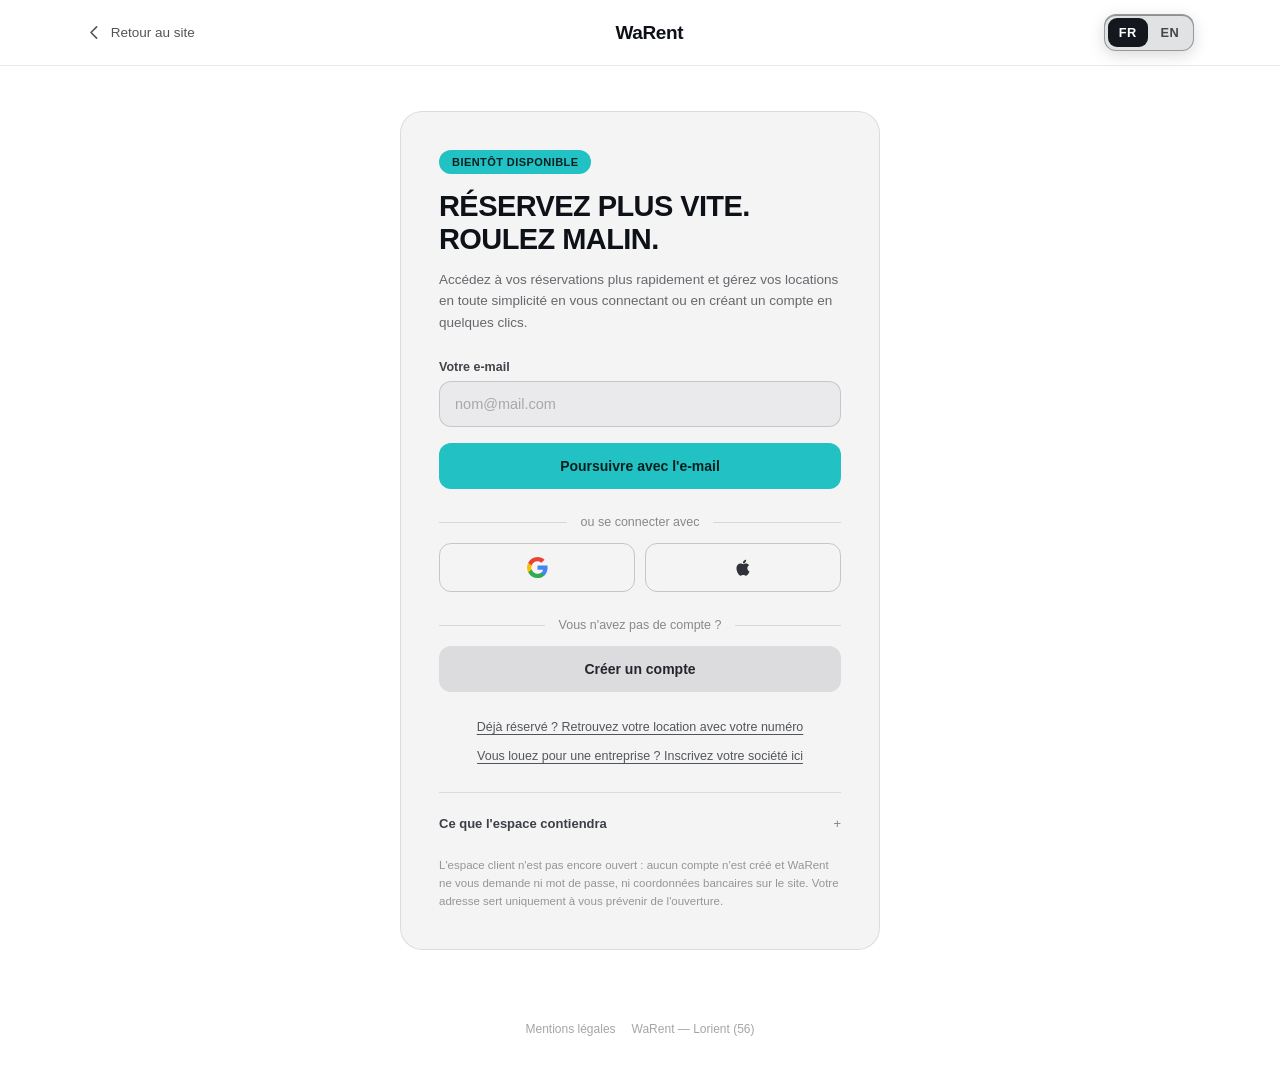
<file: connexion.html>
<!DOCTYPE html>
<html lang="fr">
<head>
<meta charset="UTF-8">
<meta name="viewport" content="width=device-width, initial-scale=1.0, viewport-fit=cover">
<title>WaRent — Espace client</title>
<meta name="robots" content="noindex">
<link rel="stylesheet" href="styles.css">
<link rel="stylesheet" href="reservation.css">
</head>
<body class="bk-body">

  <header class="bk-header">
    <div class="bk-header-inner">
      <a class="bk-back" href="index.html">
        <svg viewBox="0 0 24 24" aria-hidden="true"><path d="M15 4l-8 8 8 8" fill="none" stroke="currentColor" stroke-width="2.2" stroke-linecap="round" stroke-linejoin="round"/></svg>
        <span data-fr="Retour au site" data-en="Back to the site">Retour au site</span>
      </a>
      <a class="bk-logo" href="index.html">WaRent</a>
      <div class="bk-header-right">
        <div class="lang-switch" role="group" aria-label="Choix de la langue / Language switcher">
          <button type="button" class="lang-btn active" data-lang-btn="fr" aria-pressed="true">FR</button>
          <button type="button" class="lang-btn" data-lang-btn="en" aria-pressed="false">EN</button>
        </div>
      </div>
    </div>
  </header>

  <main class="ac-main">
    <div class="ac-card">

      <span class="ac-badge" data-fr="Bientôt disponible" data-en="Coming soon">Bientôt disponible</span>

      <!-- ===================== Connexion ===================== -->
      <section class="ac-panel" id="ac-panel-signin">

        <h1 class="ac-title" data-fr="Réservez plus vite. Roulez malin." data-en="Book faster. Drive smarter.">Réservez plus vite. Roulez malin.</h1>
        <p class="ac-intro" data-fr="Accédez à vos réservations plus rapidement et gérez vos locations en toute simplicité en vous connectant ou en créant un compte en quelques clics." data-en="Get to your bookings faster and manage your rentals in a few clicks by signing in or creating an account.">Accédez à vos réservations plus rapidement et gérez vos locations en toute simplicité en vous connectant ou en créant un compte en quelques clics.</p>

        <form class="ac-form" id="ac-signin-form" novalidate>
          <label class="ac-label" for="ac-signin-email" data-fr="Votre e-mail" data-en="Your email">Votre e-mail</label>
          <input class="ac-input" id="ac-signin-email" name="email" type="email" inputmode="email" autocomplete="email" placeholder="nom@mail.com" aria-describedby="ac-signin-error">
          <p class="ac-error" id="ac-signin-error" role="alert" hidden data-fr="Entrez une adresse e-mail valide (exemple : nom@mail.com)." data-en="Enter a valid email address (example: name@mail.com).">Entrez une adresse e-mail valide (exemple : nom@mail.com).</p>
          <button type="submit" class="ac-btn ac-btn-primary" data-fr="Poursuivre avec l'e-mail" data-en="Continue with email">Poursuivre avec l'e-mail</button>
        </form>

        <div class="ac-sep"><span data-fr="ou se connecter avec" data-en="or sign in with">ou se connecter avec</span></div>

        <div class="ac-alts">
          <button type="button" class="ac-btn ac-btn-ghost ac-social" data-provider="Google" data-label-fr="Se connecter avec Google" data-label-en="Sign in with Google">
            <svg viewBox="0 0 24 24" aria-hidden="true"><path fill="#4285F4" d="M23.5 12.27c0-.85-.08-1.67-.22-2.45H12v4.64h6.45a5.5 5.5 0 0 1-2.39 3.62v3h3.86c2.26-2.08 3.58-5.15 3.58-8.81z"/><path fill="#34A853" d="M12 24c3.24 0 5.96-1.08 7.95-2.92l-3.87-3a7.2 7.2 0 0 1-10.72-3.78H1.4v3.1A12 12 0 0 0 12 24z"/><path fill="#FBBC05" d="M5.36 14.3a7.1 7.1 0 0 1 0-4.6V6.6H1.4a12 12 0 0 0 0 10.8l3.96-3.1z"/><path fill="#EA4335" d="M12 4.77c1.76 0 3.34.62 4.59 1.79l3.43-3.43C17.95 1.2 15.24 0 12 0A12 12 0 0 0 1.4 6.6l3.96 3.1A7.2 7.2 0 0 1 12 4.77z"/></svg>
          </button>
          <button type="button" class="ac-btn ac-btn-ghost ac-social" data-provider="Apple" data-label-fr="Se connecter avec Apple" data-label-en="Sign in with Apple">
            <svg viewBox="0 0 24 24" aria-hidden="true"><path fill="currentColor" d="M16.37 12.78c.02-2.3 1.88-3.4 1.96-3.45-1.07-1.56-2.73-1.78-3.32-1.8-1.41-.15-2.76.83-3.48.83-.72 0-1.83-.81-3-.79-1.55.02-2.97.9-3.77 2.28-1.6 2.79-.41 6.92 1.15 9.18.76 1.11 1.67 2.35 2.86 2.3 1.15-.04 1.58-.74 2.97-.74 1.38 0 1.78.74 3 .72 1.24-.02 2.02-1.12 2.78-2.24.87-1.28 1.23-2.53 1.25-2.6-.03-.01-2.4-.92-2.4-3.69zM14.1 5.9c.63-.77 1.06-1.83.94-2.9-.91.04-2.01.61-2.67 1.37-.58.68-1.1 1.77-.96 2.81 1.02.08 2.06-.52 2.69-1.28z"/></svg>
          </button>
        </div>

        <div class="ac-sep"><span data-fr="Vous n'avez pas de compte ?" data-en="Don't have an account?">Vous n'avez pas de compte ?</span></div>

        <button type="button" class="ac-btn ac-btn-grey" data-go="signup" data-fr="Créer un compte" data-en="Create an account">Créer un compte</button>

        <a class="ac-link" href="mes-reservations.html" data-fr="Déjà réservé ? Retrouvez votre location avec votre numéro" data-en="Already booked? Find your rental with your booking number">Déjà réservé ? Retrouvez votre location avec votre numéro</a>

        <a class="ac-link ac-link-tight" id="ac-pro" href="#" data-fr="Vous louez pour une entreprise ? Inscrivez votre société ici" data-en="Renting for a company? Register your business here">Vous louez pour une entreprise ? Inscrivez votre société ici</a>

      </section>

      <!-- ===================== Inscription ===================== -->
      <section class="ac-panel" id="ac-panel-signup" hidden>

        <h1 class="ac-title" data-fr="Créez votre compte WaRent." data-en="Create your WaRent account.">Créez votre compte WaRent.</h1>
        <p class="ac-intro" data-fr="Un seul compte pour suivre vos locations, retrouver vos récapitulatifs et déposer vos documents une fois pour toutes." data-en="One account to follow your rentals, find your summaries again and upload your documents once and for all.">Un seul compte pour suivre vos locations, retrouver vos récapitulatifs et déposer vos documents une fois pour toutes.</p>

        <form class="ac-form" id="ac-signup-form" novalidate>
          <div class="ac-fields">
            <div class="ac-field">
              <label class="ac-label" for="ac-firstname" data-fr="Prénom" data-en="First name">Prénom</label>
              <input class="ac-input" id="ac-firstname" name="prenom" type="text" autocomplete="given-name">
            </div>
            <div class="ac-field">
              <label class="ac-label" for="ac-lastname" data-fr="Nom" data-en="Last name">Nom</label>
              <input class="ac-input" id="ac-lastname" name="nom" type="text" autocomplete="family-name">
            </div>
          </div>
          <label class="ac-label ac-label-spaced" for="ac-signup-email" data-fr="Votre e-mail" data-en="Your email">Votre e-mail</label>
          <input class="ac-input" id="ac-signup-email" name="email" type="email" inputmode="email" autocomplete="email" placeholder="nom@mail.com" aria-describedby="ac-signup-error">
          <p class="ac-error" id="ac-signup-error" role="alert" hidden data-fr="Entrez votre prénom, votre nom et une adresse e-mail valide." data-en="Enter your first name, last name and a valid email address.">Entrez votre prénom, votre nom et une adresse e-mail valide.</p>
          <button type="submit" class="ac-btn ac-btn-primary" data-fr="Créer mon compte" data-en="Create my account">Créer mon compte</button>
        </form>

        <div class="ac-sep"><span data-fr="ou s'inscrire avec" data-en="or sign up with">ou s'inscrire avec</span></div>

        <div class="ac-alts">
          <button type="button" class="ac-btn ac-btn-ghost ac-social" data-provider="Google" data-label-fr="S'inscrire avec Google" data-label-en="Sign up with Google">
            <svg viewBox="0 0 24 24" aria-hidden="true"><path fill="#4285F4" d="M23.5 12.27c0-.85-.08-1.67-.22-2.45H12v4.64h6.45a5.5 5.5 0 0 1-2.39 3.62v3h3.86c2.26-2.08 3.58-5.15 3.58-8.81z"/><path fill="#34A853" d="M12 24c3.24 0 5.96-1.08 7.95-2.92l-3.87-3a7.2 7.2 0 0 1-10.72-3.78H1.4v3.1A12 12 0 0 0 12 24z"/><path fill="#FBBC05" d="M5.36 14.3a7.1 7.1 0 0 1 0-4.6V6.6H1.4a12 12 0 0 0 0 10.8l3.96-3.1z"/><path fill="#EA4335" d="M12 4.77c1.76 0 3.34.62 4.59 1.79l3.43-3.43C17.95 1.2 15.24 0 12 0A12 12 0 0 0 1.4 6.6l3.96 3.1A7.2 7.2 0 0 1 12 4.77z"/></svg>
          </button>
          <button type="button" class="ac-btn ac-btn-ghost ac-social" data-provider="Apple" data-label-fr="S'inscrire avec Apple" data-label-en="Sign up with Apple">
            <svg viewBox="0 0 24 24" aria-hidden="true"><path fill="currentColor" d="M16.37 12.78c.02-2.3 1.88-3.4 1.96-3.45-1.07-1.56-2.73-1.78-3.32-1.8-1.41-.15-2.76.83-3.48.83-.72 0-1.83-.81-3-.79-1.55.02-2.97.9-3.77 2.28-1.6 2.79-.41 6.92 1.15 9.18.76 1.11 1.67 2.35 2.86 2.3 1.15-.04 1.58-.74 2.97-.74 1.38 0 1.78.74 3 .72 1.24-.02 2.02-1.12 2.78-2.24.87-1.28 1.23-2.53 1.25-2.6-.03-.01-2.4-.92-2.4-3.69zM14.1 5.9c.63-.77 1.06-1.83.94-2.9-.91.04-2.01.61-2.67 1.37-.58.68-1.1 1.77-.96 2.81 1.02.08 2.06-.52 2.69-1.28z"/></svg>
          </button>
        </div>

        <div class="ac-sep"><span data-fr="Vous avez déjà un compte ?" data-en="Already have an account?">Vous avez déjà un compte ?</span></div>

        <button type="button" class="ac-btn ac-btn-grey" data-go="signin" data-fr="Se connecter" data-en="Sign in">Se connecter</button>

      </section>

      <!-- Reponse commune aux deux formulaires : l'espace n'est pas encore ouvert. -->
      <div class="ac-done" id="ac-done" hidden>
        <svg class="ac-done-icon" viewBox="0 0 24 24" aria-hidden="true"><path d="M20 6L9 17l-5-5" fill="none" stroke="currentColor" stroke-width="2.4" stroke-linecap="round" stroke-linejoin="round"/></svg>
        <p class="ac-done-text" id="ac-done-text"></p>
      </div>

      <details class="ac-more">
        <summary data-fr="Ce que l'espace contiendra" data-en="What the account will hold">Ce que l'espace contiendra</summary>
        <ul class="ac-list">
          <li data-fr="Mes réservations, sans avoir à ressaisir le numéro à chaque fois" data-en="My bookings, without typing the number in every time">Mes réservations, sans avoir à ressaisir le numéro à chaque fois</li>
          <li data-fr="Le détail de chaque location et son récapitulatif" data-en="The details of each rental and its summary">Le détail de chaque location et son récapitulatif</li>
          <li data-fr="Les documents à fournir, déposés une fois pour toutes" data-en="The documents to provide, uploaded once and for all">Les documents à fournir, déposés une fois pour toutes</li>
          <li data-fr="La modification ou l'annulation d'une réservation" data-en="Changing or cancelling a booking">La modification ou l'annulation d'une réservation</li>
        </ul>
      </details>

      <p class="ac-legal" data-fr="L'espace client n'est pas encore ouvert : aucun compte n'est créé et WaRent ne vous demande ni mot de passe, ni coordonnées bancaires sur le site. Votre adresse sert uniquement à vous prévenir de l'ouverture." data-en="The customer area isn't open yet: no account is created and WaRent asks you for neither a password nor card details on this site. Your address is used only to tell you when it opens.">L'espace client n'est pas encore ouvert : aucun compte n'est créé et WaRent ne vous demande ni mot de passe, ni coordonnées bancaires sur le site. Votre adresse sert uniquement à vous prévenir de l'ouverture.</p>

    </div>
  </main>

  <footer class="mini-footer">
    <a href="mentions-legales.html" data-fr="Mentions légales" data-en="Legal notice">Mentions légales</a>
    <span data-fr="WaRent — Lorient (56)" data-en="WaRent — Lorient (56)">WaRent — Lorient (56)</span>
  </footer>

  <script src="core.js"></script>
  <script src="connexion.js"></script>

</body>
</html>
</file>
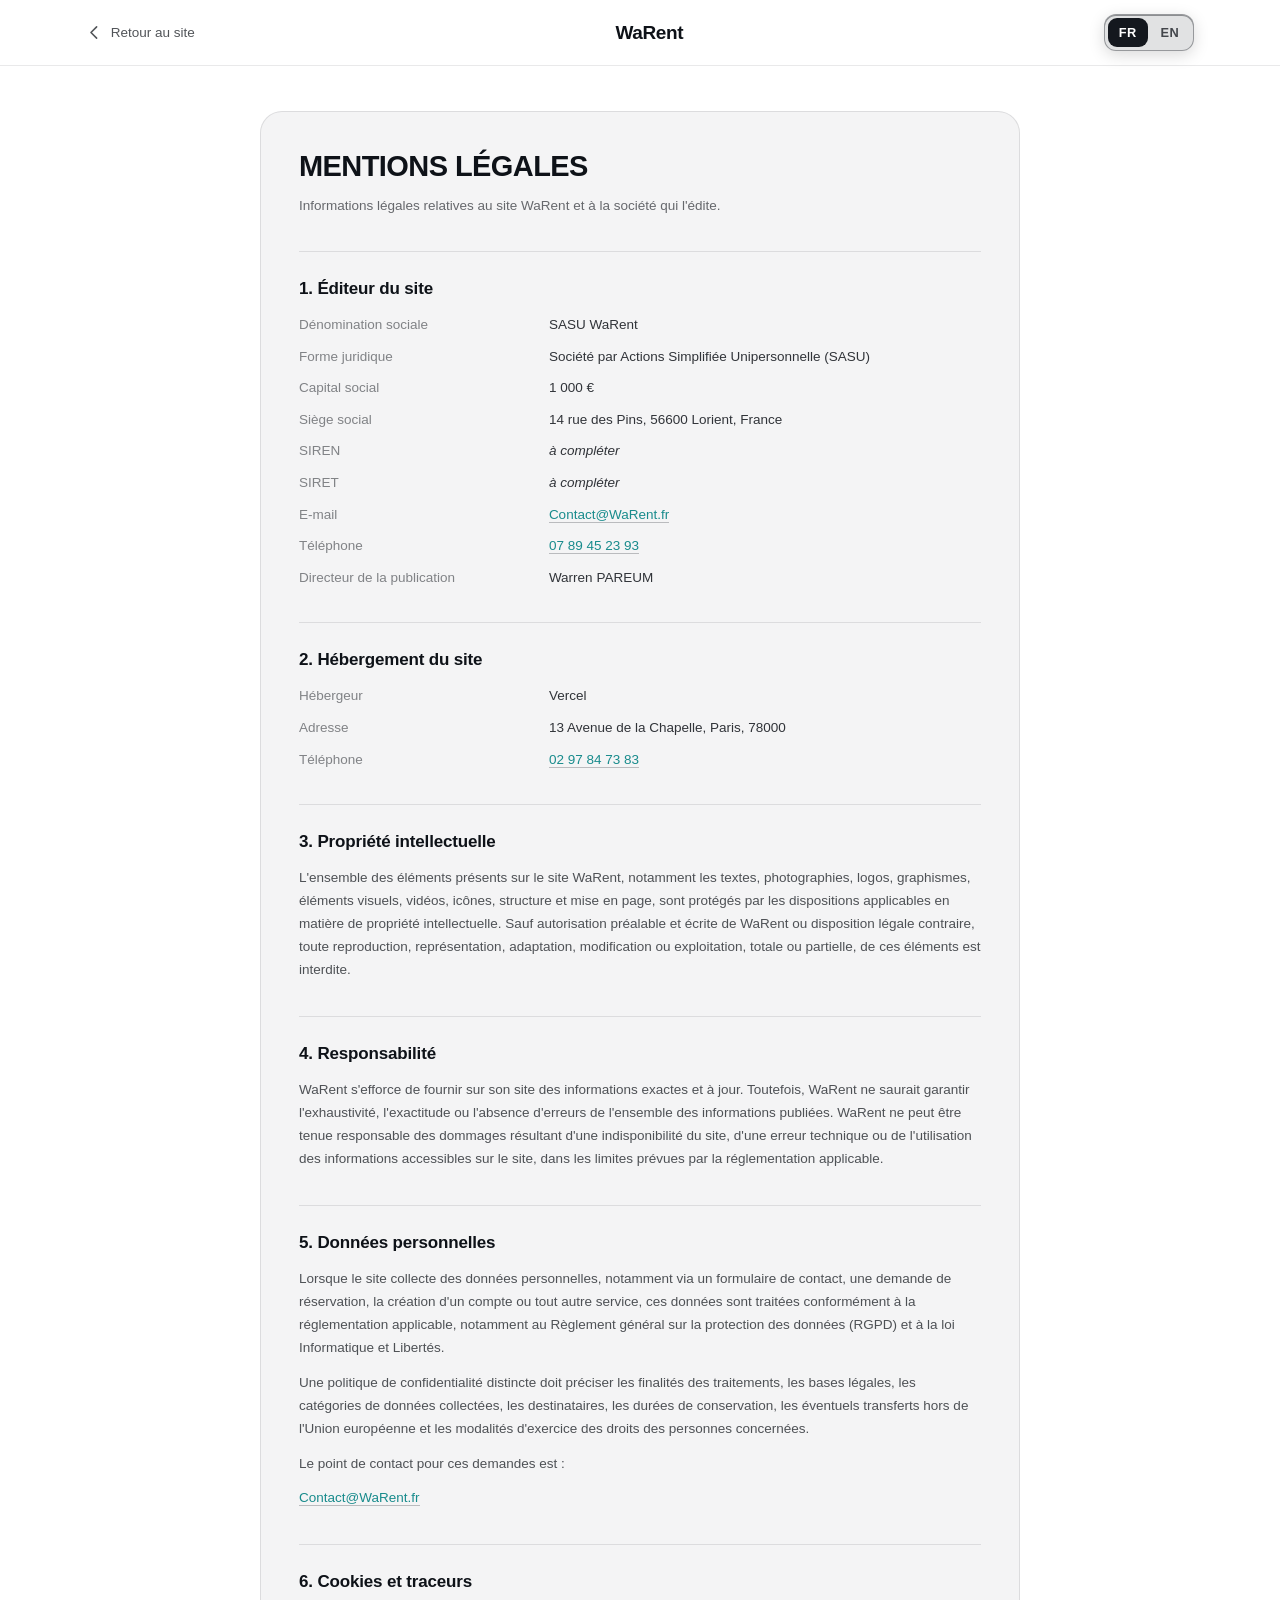
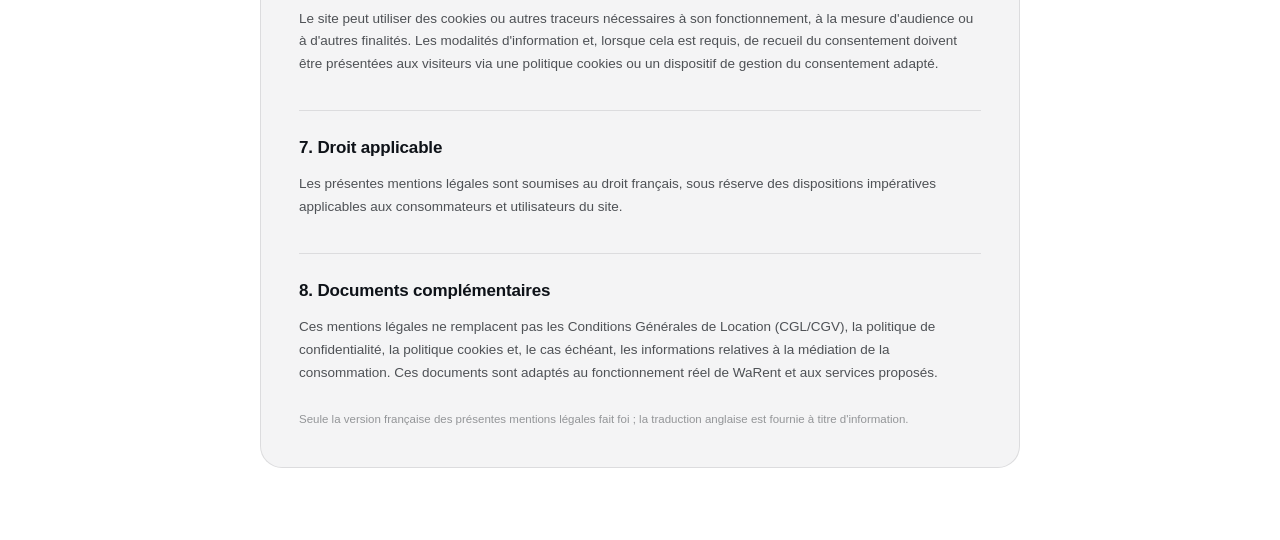
<file: mentions-legales.html>
<!DOCTYPE html>
<html lang="fr">
<head>
<meta charset="UTF-8">
<meta name="viewport" content="width=device-width, initial-scale=1.0, viewport-fit=cover">
<title>WaRent — Mentions légales</title>
<meta name="description" content="Mentions légales du site WaRent : éditeur, hébergeur, propriété intellectuelle, responsabilité, données personnelles, cookies et droit applicable.">
<link rel="stylesheet" href="styles.css">
<link rel="stylesheet" href="reservation.css">
</head>
<body class="bk-body">

  <header class="bk-header">
    <div class="bk-header-inner">
      <a class="bk-back" href="index.html">
        <svg viewBox="0 0 24 24" aria-hidden="true"><path d="M15 4l-8 8 8 8" fill="none" stroke="currentColor" stroke-width="2.2" stroke-linecap="round" stroke-linejoin="round"/></svg>
        <span data-fr="Retour au site" data-en="Back to the site">Retour au site</span>
      </a>
      <a class="bk-logo" href="index.html">WaRent</a>
      <div class="bk-header-right">
        <div class="lang-switch" role="group" aria-label="Choix de la langue / Language switcher">
          <button type="button" class="lang-btn active" data-lang-btn="fr" aria-pressed="true">FR</button>
          <button type="button" class="lang-btn" data-lang-btn="en" aria-pressed="false">EN</button>
        </div>
      </div>
    </div>
  </header>

  <main class="ac-main">
    <article class="ac-card ml-card">

      <h1 class="ac-title" data-fr="Mentions légales" data-en="Legal notice">Mentions légales</h1>
      <p class="ac-intro" data-fr="Informations légales relatives au site WaRent et à la société qui l'édite." data-en="Legal information about the WaRent website and the company that publishes it.">Informations légales relatives au site WaRent et à la société qui l'édite.</p>

      <!-- ---------- 1. Editeur ---------- -->
      <section class="ml-section">
        <h2 class="ml-title" data-fr="1. Éditeur du site" data-en="1. Site publisher">1. Éditeur du site</h2>
        <dl class="ml-facts">
          <dt data-fr="Dénomination sociale" data-en="Company name">Dénomination sociale</dt>
          <dd>SASU WaRent</dd>

          <dt data-fr="Forme juridique" data-en="Legal form">Forme juridique</dt>
          <dd data-fr="Société par Actions Simplifiée Unipersonnelle (SASU)" data-en="Société par Actions Simplifiée Unipersonnelle (single-shareholder simplified joint-stock company)">Société par Actions Simplifiée Unipersonnelle (SASU)</dd>

          <dt data-fr="Capital social" data-en="Share capital">Capital social</dt>
          <dd>1 000 €</dd>

          <dt data-fr="Siège social" data-en="Registered office">Siège social</dt>
          <dd data-fr="14 rue des Pins, 56600 Lorient, France" data-en="14 rue des Pins, 56600 Lorient, France">14 rue des Pins, 56600 Lorient, France</dd>

          <!-- A REMPLACER avant mise en ligne par les numeros officiels de la societe. -->
          <dt data-fr="SIREN" data-en="SIREN">SIREN</dt>
          <dd class="ml-todo" data-fr="à compléter" data-en="to be completed">à compléter</dd>

          <dt data-fr="SIRET" data-en="SIRET">SIRET</dt>
          <dd class="ml-todo" data-fr="à compléter" data-en="to be completed">à compléter</dd>

          <dt data-fr="E-mail" data-en="Email">E-mail</dt>
          <dd><a href="mailto:Contact@WaRent.fr">Contact@WaRent.fr</a></dd>

          <dt data-fr="Téléphone" data-en="Phone">Téléphone</dt>
          <dd><a href="tel:+33789452393">07 89 45 23 93</a></dd>

          <dt data-fr="Directeur de la publication" data-en="Publication director">Directeur de la publication</dt>
          <dd>Warren PAREUM</dd>
        </dl>
      </section>

      <!-- ---------- 2. Hebergement ---------- -->
      <section class="ml-section">
        <h2 class="ml-title" data-fr="2. Hébergement du site" data-en="2. Site hosting">2. Hébergement du site</h2>
        <dl class="ml-facts">
          <dt data-fr="Hébergeur" data-en="Host">Hébergeur</dt>
          <dd>Vercel</dd>

          <dt data-fr="Adresse" data-en="Address">Adresse</dt>
          <dd data-fr="13 Avenue de la Chapelle, Paris, 78000" data-en="13 Avenue de la Chapelle, Paris, 78000">13 Avenue de la Chapelle, Paris, 78000</dd>

          <dt data-fr="Téléphone" data-en="Phone">Téléphone</dt>
          <dd><a href="tel:+33297847383">02 97 84 73 83</a></dd>
        </dl>
      </section>

      <!-- ---------- 3. Propriete intellectuelle ---------- -->
      <section class="ml-section">
        <h2 class="ml-title" data-fr="3. Propriété intellectuelle" data-en="3. Intellectual property">3. Propriété intellectuelle</h2>
        <p class="ml-text" data-fr="L'ensemble des éléments présents sur le site WaRent, notamment les textes, photographies, logos, graphismes, éléments visuels, vidéos, icônes, structure et mise en page, sont protégés par les dispositions applicables en matière de propriété intellectuelle. Sauf autorisation préalable et écrite de WaRent ou disposition légale contraire, toute reproduction, représentation, adaptation, modification ou exploitation, totale ou partielle, de ces éléments est interdite." data-en="All the material on the WaRent site — in particular the texts, photographs, logos, graphics, visual elements, videos, icons, structure and layout — is protected by the applicable intellectual property rules. Unless WaRent has given prior written authorisation, or the law provides otherwise, any reproduction, representation, adaptation, modification or exploitation of this material, in whole or in part, is prohibited.">L'ensemble des éléments présents sur le site WaRent, notamment les textes, photographies, logos, graphismes, éléments visuels, vidéos, icônes, structure et mise en page, sont protégés par les dispositions applicables en matière de propriété intellectuelle. Sauf autorisation préalable et écrite de WaRent ou disposition légale contraire, toute reproduction, représentation, adaptation, modification ou exploitation, totale ou partielle, de ces éléments est interdite.</p>
      </section>

      <!-- ---------- 4. Responsabilite ---------- -->
      <section class="ml-section">
        <h2 class="ml-title" data-fr="4. Responsabilité" data-en="4. Liability">4. Responsabilité</h2>
        <p class="ml-text" data-fr="WaRent s'efforce de fournir sur son site des informations exactes et à jour. Toutefois, WaRent ne saurait garantir l'exhaustivité, l'exactitude ou l'absence d'erreurs de l'ensemble des informations publiées. WaRent ne peut être tenue responsable des dommages résultant d'une indisponibilité du site, d'une erreur technique ou de l'utilisation des informations accessibles sur le site, dans les limites prévues par la réglementation applicable." data-en="WaRent strives to publish accurate, up-to-date information on its site. WaRent cannot, however, guarantee that all published information is complete, accurate or free of errors. WaRent may not be held liable for damage resulting from the site being unavailable, from a technical error, or from the use of the information available on the site, within the limits set by the applicable regulations.">WaRent s'efforce de fournir sur son site des informations exactes et à jour. Toutefois, WaRent ne saurait garantir l'exhaustivité, l'exactitude ou l'absence d'erreurs de l'ensemble des informations publiées. WaRent ne peut être tenue responsable des dommages résultant d'une indisponibilité du site, d'une erreur technique ou de l'utilisation des informations accessibles sur le site, dans les limites prévues par la réglementation applicable.</p>
      </section>

      <!-- ---------- 5. Donnees personnelles ---------- -->
      <section class="ml-section">
        <h2 class="ml-title" data-fr="5. Données personnelles" data-en="5. Personal data">5. Données personnelles</h2>
        <p class="ml-text" data-fr="Lorsque le site collecte des données personnelles, notamment via un formulaire de contact, une demande de réservation, la création d'un compte ou tout autre service, ces données sont traitées conformément à la réglementation applicable, notamment au Règlement général sur la protection des données (RGPD) et à la loi Informatique et Libertés." data-en="When the site collects personal data — through a contact form, a booking request, the creation of an account or any other service — that data is processed in accordance with the applicable regulations, in particular the General Data Protection Regulation (GDPR) and the French Data Protection Act.">Lorsque le site collecte des données personnelles, notamment via un formulaire de contact, une demande de réservation, la création d'un compte ou tout autre service, ces données sont traitées conformément à la réglementation applicable, notamment au Règlement général sur la protection des données (RGPD) et à la loi Informatique et Libertés.</p>
        <p class="ml-text" data-fr="Une politique de confidentialité distincte doit préciser les finalités des traitements, les bases légales, les catégories de données collectées, les destinataires, les durées de conservation, les éventuels transferts hors de l'Union européenne et les modalités d'exercice des droits des personnes concernées." data-en="A separate privacy policy is to set out the purposes of the processing, the legal bases, the categories of data collected, the recipients, the retention periods, any transfers outside the European Union and how data subjects may exercise their rights.">Une politique de confidentialité distincte doit préciser les finalités des traitements, les bases légales, les catégories de données collectées, les destinataires, les durées de conservation, les éventuels transferts hors de l'Union européenne et les modalités d'exercice des droits des personnes concernées.</p>
        <p class="ml-text" data-fr="Le point de contact pour ces demandes est :" data-en="The contact point for such requests is:">Le point de contact pour ces demandes est :</p>
        <p class="ml-text"><a href="mailto:Contact@WaRent.fr">Contact@WaRent.fr</a></p>
      </section>

      <!-- ---------- 6. Cookies ---------- -->
      <section class="ml-section">
        <h2 class="ml-title" data-fr="6. Cookies et traceurs" data-en="6. Cookies and trackers">6. Cookies et traceurs</h2>
        <p class="ml-text" data-fr="Le site peut utiliser des cookies ou autres traceurs nécessaires à son fonctionnement, à la mesure d'audience ou à d'autres finalités. Les modalités d'information et, lorsque cela est requis, de recueil du consentement doivent être présentées aux visiteurs via une politique cookies ou un dispositif de gestion du consentement adapté." data-en="The site may use cookies or other trackers needed for it to work, for audience measurement or for other purposes. How visitors are informed and, where required, how their consent is obtained must be set out in a cookie policy or an appropriate consent management tool.">Le site peut utiliser des cookies ou autres traceurs nécessaires à son fonctionnement, à la mesure d'audience ou à d'autres finalités. Les modalités d'information et, lorsque cela est requis, de recueil du consentement doivent être présentées aux visiteurs via une politique cookies ou un dispositif de gestion du consentement adapté.</p>
      </section>

      <!-- ---------- 7. Droit applicable ---------- -->
      <section class="ml-section">
        <h2 class="ml-title" data-fr="7. Droit applicable" data-en="7. Governing law">7. Droit applicable</h2>
        <p class="ml-text" data-fr="Les présentes mentions légales sont soumises au droit français, sous réserve des dispositions impératives applicables aux consommateurs et utilisateurs du site." data-en="This legal notice is governed by French law, subject to the mandatory provisions applicable to consumers and users of the site.">Les présentes mentions légales sont soumises au droit français, sous réserve des dispositions impératives applicables aux consommateurs et utilisateurs du site.</p>
      </section>

      <!-- ---------- 8. Documents complementaires ---------- -->
      <section class="ml-section">
        <h2 class="ml-title" data-fr="8. Documents complémentaires" data-en="8. Additional documents">8. Documents complémentaires</h2>
        <p class="ml-text" data-fr="Ces mentions légales ne remplacent pas les Conditions Générales de Location (CGL/CGV), la politique de confidentialité, la politique cookies et, le cas échéant, les informations relatives à la médiation de la consommation. Ces documents sont adaptés au fonctionnement réel de WaRent et aux services proposés." data-en="This legal notice does not replace the general rental terms (CGL/CGV), the privacy policy, the cookie policy or, where applicable, the information on consumer mediation. Those documents are adapted to how WaRent actually operates and to the services offered.">Ces mentions légales ne remplacent pas les Conditions Générales de Location (CGL/CGV), la politique de confidentialité, la politique cookies et, le cas échéant, les informations relatives à la médiation de la consommation. Ces documents sont adaptés au fonctionnement réel de WaRent et aux services proposés.</p>
      </section>

      <p class="ac-legal" data-fr="Seule la version française des présentes mentions légales fait foi ; la traduction anglaise est fournie à titre d'information." data-en="Only the French version of this legal notice is authoritative; the English translation is provided for information only.">Seule la version française des présentes mentions légales fait foi ; la traduction anglaise est fournie à titre d'information.</p>

    </article>
  </main>

  <script src="core.js"></script>
  <script src="mentions-legales.js"></script>

</body>
</html>
</file>
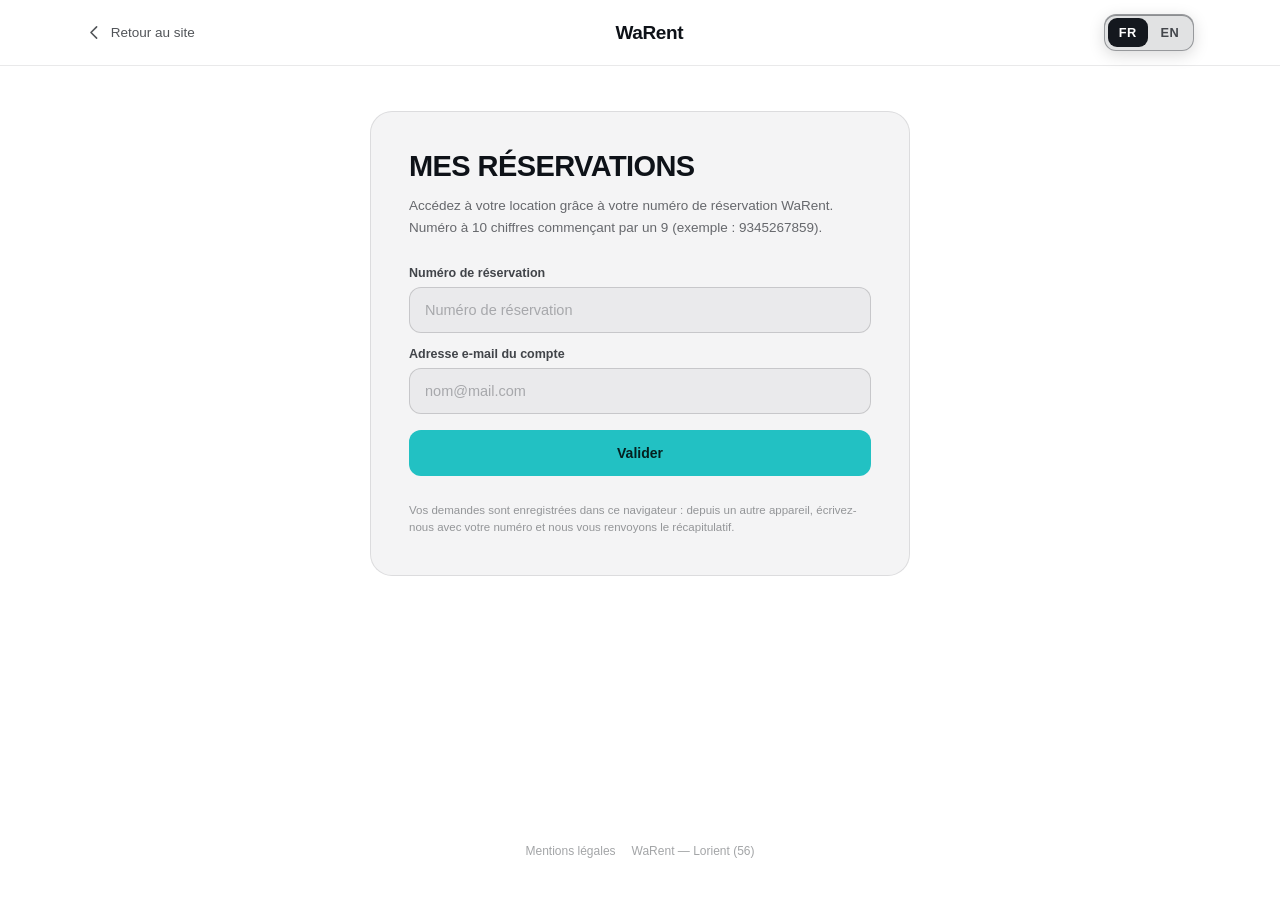
<file: mes-reservations.html>
<!DOCTYPE html>
<html lang="fr">
<head>
<meta charset="UTF-8">
<meta name="viewport" content="width=device-width, initial-scale=1.0, viewport-fit=cover">
<title>WaRent — Mes réservations</title>
<meta name="robots" content="noindex">
<link rel="stylesheet" href="styles.css">
<link rel="stylesheet" href="reservation.css">
</head>
<body class="bk-body">

  <header class="bk-header">
    <div class="bk-header-inner">
      <a class="bk-back" href="index.html">
        <svg viewBox="0 0 24 24" aria-hidden="true"><path d="M15 4l-8 8 8 8" fill="none" stroke="currentColor" stroke-width="2.2" stroke-linecap="round" stroke-linejoin="round"/></svg>
        <span data-fr="Retour au site" data-en="Back to the site">Retour au site</span>
      </a>
      <a class="bk-logo" href="index.html">WaRent</a>
      <div class="bk-header-right">
        <div class="lang-switch" role="group" aria-label="Choix de la langue / Language switcher">
          <button type="button" class="lang-btn active" data-lang-btn="fr" aria-pressed="true">FR</button>
          <button type="button" class="lang-btn" data-lang-btn="en" aria-pressed="false">EN</button>
        </div>
      </div>
    </div>
  </header>

  <main class="ac-main">
    <div class="ac-card mr-card">

      <!-- ---------- Recherche par numero ---------- -->
      <section class="mr-lookup" id="mr-lookup">

        <h1 class="ac-title" data-fr="Mes réservations" data-en="My bookings">Mes réservations</h1>
        <p class="ac-intro" data-fr="Accédez à votre location grâce à votre numéro de réservation WaRent. Numéro à 10 chiffres commençant par un 9 (exemple : 9345267859)." data-en="Get to your rental with your WaRent booking number. A 10-digit number starting with a 9 (example: 9345267859).">Accédez à votre location grâce à votre numéro de réservation WaRent. Numéro à 10 chiffres commençant par un 9 (exemple : 9345267859).</p>

        <form class="ac-form" id="mr-form" novalidate>
          <label class="ac-label" for="mr-ref" data-fr="Numéro de réservation" data-en="Booking number">Numéro de réservation</label>
          <input class="ac-input" id="mr-ref" name="reference" type="text" inputmode="numeric" autocomplete="off" maxlength="16" placeholder="Numéro de réservation">

          <label class="ac-label ac-label-spaced" for="mr-email" data-fr="Adresse e-mail du compte" data-en="Account email address">Adresse e-mail du compte</label>
          <input class="ac-input" id="mr-email" name="email" type="email" inputmode="email" autocomplete="email" placeholder="nom@mail.com">

          <p class="ac-error" id="mr-error" role="alert" hidden></p>
          <button type="submit" class="ac-btn ac-btn-primary" data-fr="Valider" data-en="Confirm">Valider</button>
        </form>

        <p class="ac-legal" data-fr="Vos demandes sont enregistrées dans ce navigateur : depuis un autre appareil, écrivez-nous avec votre numéro et nous vous renvoyons le récapitulatif." data-en="Your requests are stored in this browser: from another device, email us your number and we'll send the summary back.">Vos demandes sont enregistrées dans ce navigateur : depuis un autre appareil, écrivez-nous avec votre numéro et nous vous renvoyons le récapitulatif.</p>

      </section>

      <!-- ---------- Fiche trouvee (remplie par mes-reservations.js) ---------- -->
      <section class="mr-result" id="mr-result" hidden></section>

    </div>
  </main>

  <footer class="mini-footer">
    <a href="mentions-legales.html" data-fr="Mentions légales" data-en="Legal notice">Mentions légales</a>
    <span data-fr="WaRent — Lorient (56)" data-en="WaRent — Lorient (56)">WaRent — Lorient (56)</span>
  </footer>

  <script src="core.js"></script>
  <script src="mes-reservations.js"></script>

</body>
</html>
</file>
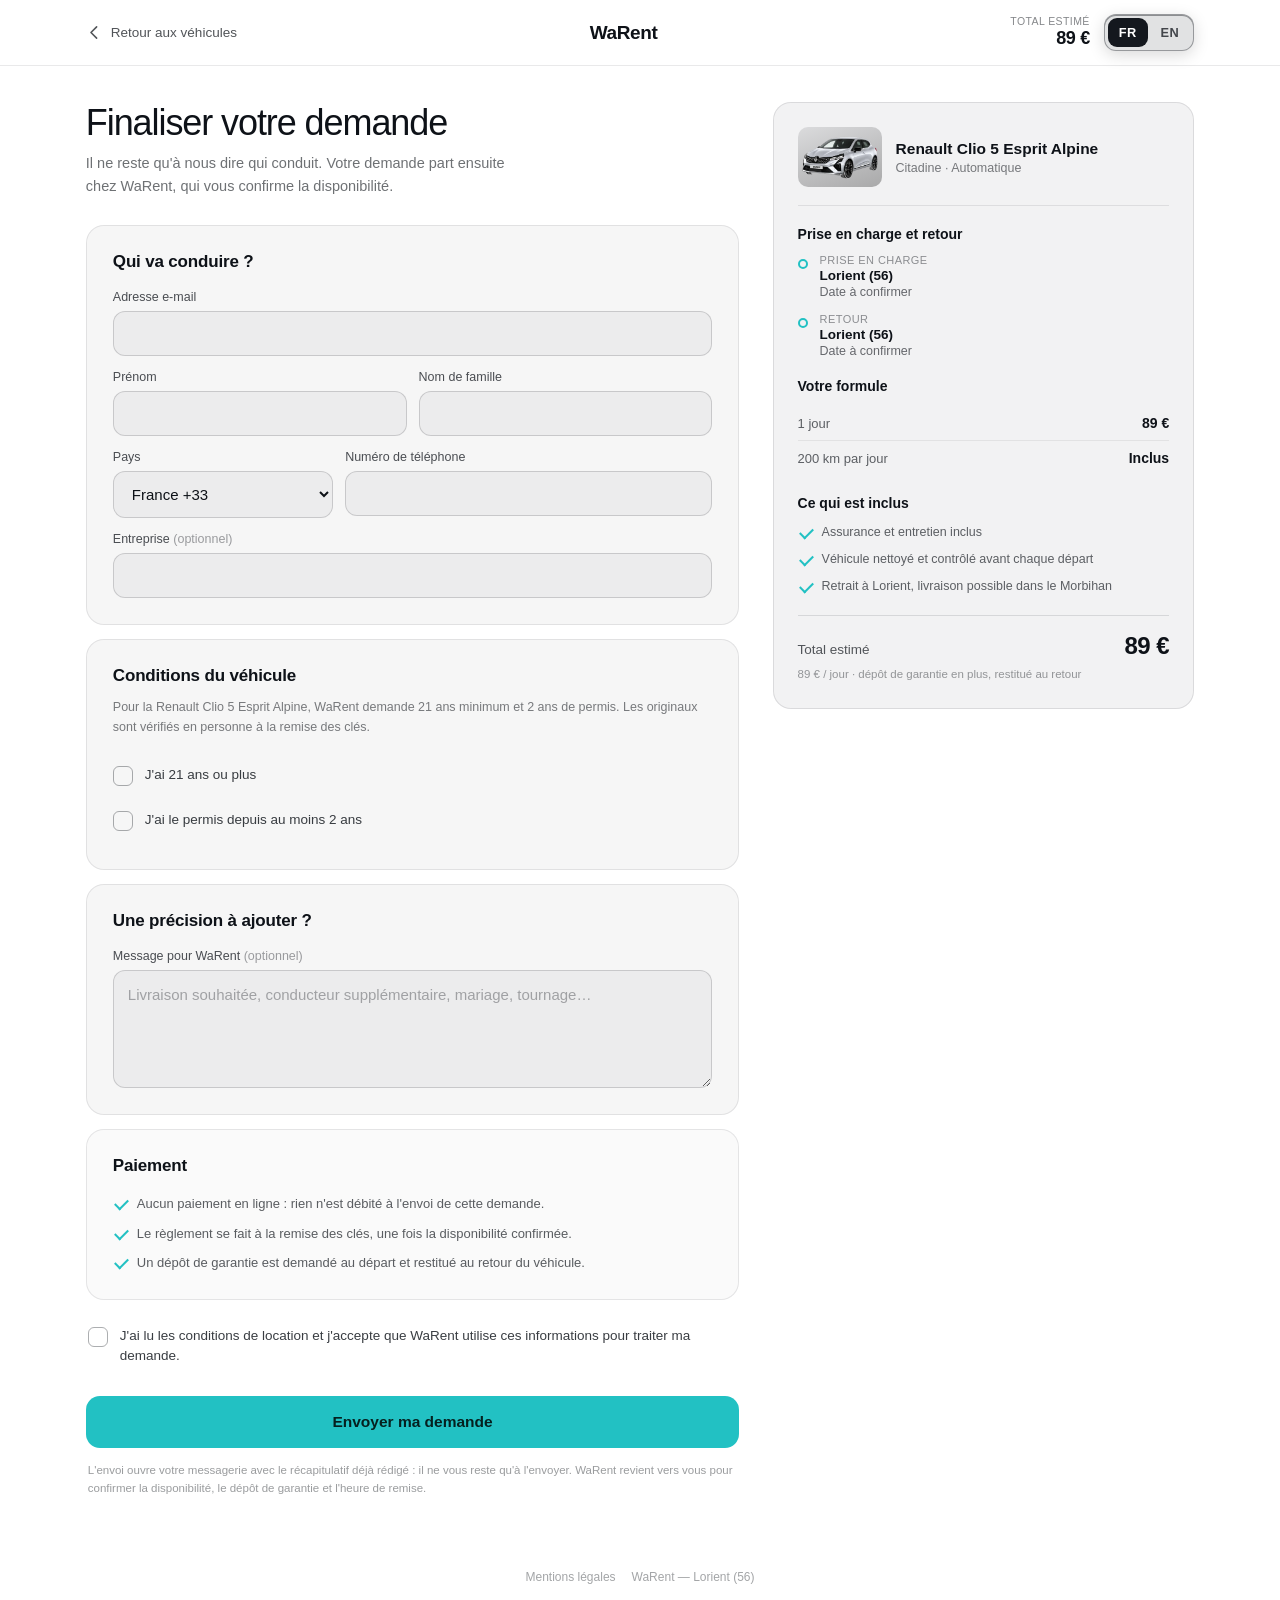
<file: reservation.html>
<!DOCTYPE html>
<html lang="fr">
<head>
<meta charset="UTF-8">
<meta name="viewport" content="width=device-width, initial-scale=1.0, viewport-fit=cover">
<title>WaRent — Demande de réservation</title>
<meta name="robots" content="noindex">
<link rel="stylesheet" href="styles.css">
<link rel="stylesheet" href="reservation.css">
</head>
<body class="bk-body">

  <header class="bk-header">
    <div class="bk-header-inner">
      <a class="bk-back" href="index.html" id="bk-back">
        <svg viewBox="0 0 24 24" aria-hidden="true"><path d="M15 4l-8 8 8 8" fill="none" stroke="currentColor" stroke-width="2.2" stroke-linecap="round" stroke-linejoin="round"/></svg>
        <span data-fr="Retour aux véhicules" data-en="Back to the vehicles">Retour aux véhicules</span>
      </a>
      <a class="bk-logo" href="index.html">WaRent</a>
      <div class="bk-header-right">
        <div class="bk-header-total">
          <span class="bk-header-total-label" data-fr="Total estimé" data-en="Estimated total">Total estimé</span>
          <b id="header-total">—</b>
        </div>
        <div class="lang-switch" role="group" aria-label="Choix de la langue / Language switcher">
          <button type="button" class="lang-btn active" data-lang-btn="fr" aria-pressed="true">FR</button>
          <button type="button" class="lang-btn" data-lang-btn="en" aria-pressed="false">EN</button>
        </div>
      </div>
    </div>
  </header>

  <main class="bk-main" id="bk-main">
    <div class="bk-grid">

      <div class="bk-col-form">
        <h1 class="bk-title" data-fr="Finaliser votre demande" data-en="Complete your request">Finaliser votre demande</h1>
        <p class="bk-intro" data-fr="Il ne reste qu'à nous dire qui conduit. Votre demande part ensuite chez WaRent, qui vous confirme la disponibilité." data-en="All that's left is telling us who's driving. Your request then goes to WaRent, who confirm availability.">Il ne reste qu'à nous dire qui conduit. Votre demande part ensuite chez WaRent, qui vous confirme la disponibilité.</p>

        <form id="booking-form" novalidate>

          <section class="bk-card">
            <h2 class="bk-section-title" data-fr="Qui va conduire ?" data-en="Who's driving?">Qui va conduire ?</h2>

            <div class="bk-field">
              <label for="bk-email" data-fr="Adresse e-mail" data-en="Email address">Adresse e-mail</label>
              <input type="email" id="bk-email" name="email" autocomplete="email" required>
              <p class="bk-error" data-for="bk-email" hidden></p>
            </div>

            <div class="bk-row">
              <div class="bk-field">
                <label for="bk-first" data-fr="Prénom" data-en="First name">Prénom</label>
                <input type="text" id="bk-first" name="prenom" autocomplete="given-name" required>
                <p class="bk-error" data-for="bk-first" hidden></p>
              </div>
              <div class="bk-field">
                <label for="bk-last" data-fr="Nom de famille" data-en="Last name">Nom de famille</label>
                <input type="text" id="bk-last" name="nom" autocomplete="family-name" required>
                <p class="bk-error" data-for="bk-last" hidden></p>
              </div>
            </div>

            <div class="bk-row bk-row-phone">
              <div class="bk-field">
                <label for="bk-dial" data-fr="Pays" data-en="Country">Pays</label>
                <select id="bk-dial" name="indicatif">
                  <option value="+33" selected>France +33</option>
                  <option value="+32">Belgique +32</option>
                  <option value="+41">Suisse +41</option>
                  <option value="+352">Luxembourg +352</option>
                  <option value="+44">Royaume-Uni +44</option>
                  <option value="+49">Allemagne +49</option>
                  <option value="+34">Espagne +34</option>
                  <option value="+39">Italie +39</option>
                </select>
              </div>
              <div class="bk-field">
                <label for="bk-phone" data-fr="Numéro de téléphone" data-en="Phone number">Numéro de téléphone</label>
                <input type="tel" id="bk-phone" name="telephone" autocomplete="tel" required>
                <p class="bk-error" data-for="bk-phone" hidden></p>
              </div>
            </div>

            <div class="bk-field">
              <label for="bk-company">
                <span data-fr="Entreprise" data-en="Company">Entreprise</span>
                <span class="bk-optional" data-fr="(optionnel)" data-en="(optional)">(optionnel)</span>
              </label>
              <input type="text" id="bk-company" name="entreprise" autocomplete="organization">
            </div>
          </section>

          <section class="bk-card">
            <h2 class="bk-section-title" data-fr="Conditions du véhicule" data-en="Vehicle requirements">Conditions du véhicule</h2>
            <p class="bk-note" id="bk-requirements"></p>

            <label class="bk-check">
              <input type="checkbox" id="bk-age" name="age" required>
              <span class="bk-check-box" aria-hidden="true"></span>
              <span class="bk-check-text" id="bk-age-label"></span>
            </label>

            <label class="bk-check">
              <input type="checkbox" id="bk-licence" name="permis" required>
              <span class="bk-check-box" aria-hidden="true"></span>
              <span class="bk-check-text" id="bk-licence-label"></span>
            </label>
            <p class="bk-error" data-for="bk-checks" hidden></p>
          </section>

          <section class="bk-card">
            <h2 class="bk-section-title" data-fr="Une précision à ajouter ?" data-en="Anything to add?">Une précision à ajouter ?</h2>
            <div class="bk-field">
              <label for="bk-message">
                <span data-fr="Message pour WaRent" data-en="Message for WaRent">Message pour WaRent</span>
                <span class="bk-optional" data-fr="(optionnel)" data-en="(optional)">(optionnel)</span>
              </label>
              <textarea id="bk-message" name="message" rows="4" placeholder="Livraison souhaitée, conducteur supplémentaire, mariage, tournage…"></textarea>
            </div>
          </section>

          <section class="bk-card bk-card-pay">
            <h2 class="bk-section-title" data-fr="Paiement" data-en="Payment">Paiement</h2>
            <ul class="bk-pay-list">
              <li data-fr="Aucun paiement en ligne : rien n'est débité à l'envoi de cette demande." data-en="No online payment: nothing is charged when you send this request.">Aucun paiement en ligne : rien n'est débité à l'envoi de cette demande.</li>
              <li data-fr="Le règlement se fait à la remise des clés, une fois la disponibilité confirmée." data-en="Payment is made at handover, once availability is confirmed.">Le règlement se fait à la remise des clés, une fois la disponibilité confirmée.</li>
              <li data-fr="Un dépôt de garantie est demandé au départ et restitué au retour du véhicule." data-en="A security deposit is taken at departure and released when the car comes back.">Un dépôt de garantie est demandé au départ et restitué au retour du véhicule.</li>
            </ul>
          </section>

          <label class="bk-check bk-check-consent">
            <input type="checkbox" id="bk-consent" name="consent" required>
            <span class="bk-check-box" aria-hidden="true"></span>
            <span class="bk-check-text" data-fr="J'ai lu les conditions de location et j'accepte que WaRent utilise ces informations pour traiter ma demande." data-en="I've read the rental conditions and agree that WaRent may use this information to handle my request.">J'ai lu les conditions de location et j'accepte que WaRent utilise ces informations pour traiter ma demande.</span>
          </label>
          <p class="bk-error" data-for="bk-consent" hidden></p>

          <button type="submit" class="bk-submit" id="bk-submit" data-fr="Envoyer ma demande" data-en="Send my request">Envoyer ma demande</button>

          <p class="bk-legal" data-fr="L'envoi ouvre votre messagerie avec le récapitulatif déjà rédigé : il ne vous reste qu'à l'envoyer. WaRent revient vers vous pour confirmer la disponibilité, le dépôt de garantie et l'heure de remise." data-en="Sending opens your mail app with the summary already written: all you have to do is send it. WaRent gets back to you to confirm availability, the deposit and the handover time.">L'envoi ouvre votre messagerie avec le récapitulatif déjà rédigé : il ne vous reste qu'à l'envoyer. WaRent revient vers vous pour confirmer la disponibilité, le dépôt de garantie et l'heure de remise.</p>
        </form>
      </div>

      <aside class="bk-col-recap">
        <div class="bk-recap" id="bk-recap"></div>
      </aside>

    </div>
  </main>

  <section class="bk-done" id="bk-done" hidden></section>

  <footer class="mini-footer">
    <a href="mentions-legales.html" data-fr="Mentions légales" data-en="Legal notice">Mentions légales</a>
    <span data-fr="WaRent — Lorient (56)" data-en="WaRent — Lorient (56)">WaRent — Lorient (56)</span>
  </footer>

  <script src="core.js"></script>
  <script src="reservation.js"></script>

</body>
</html>
</file>
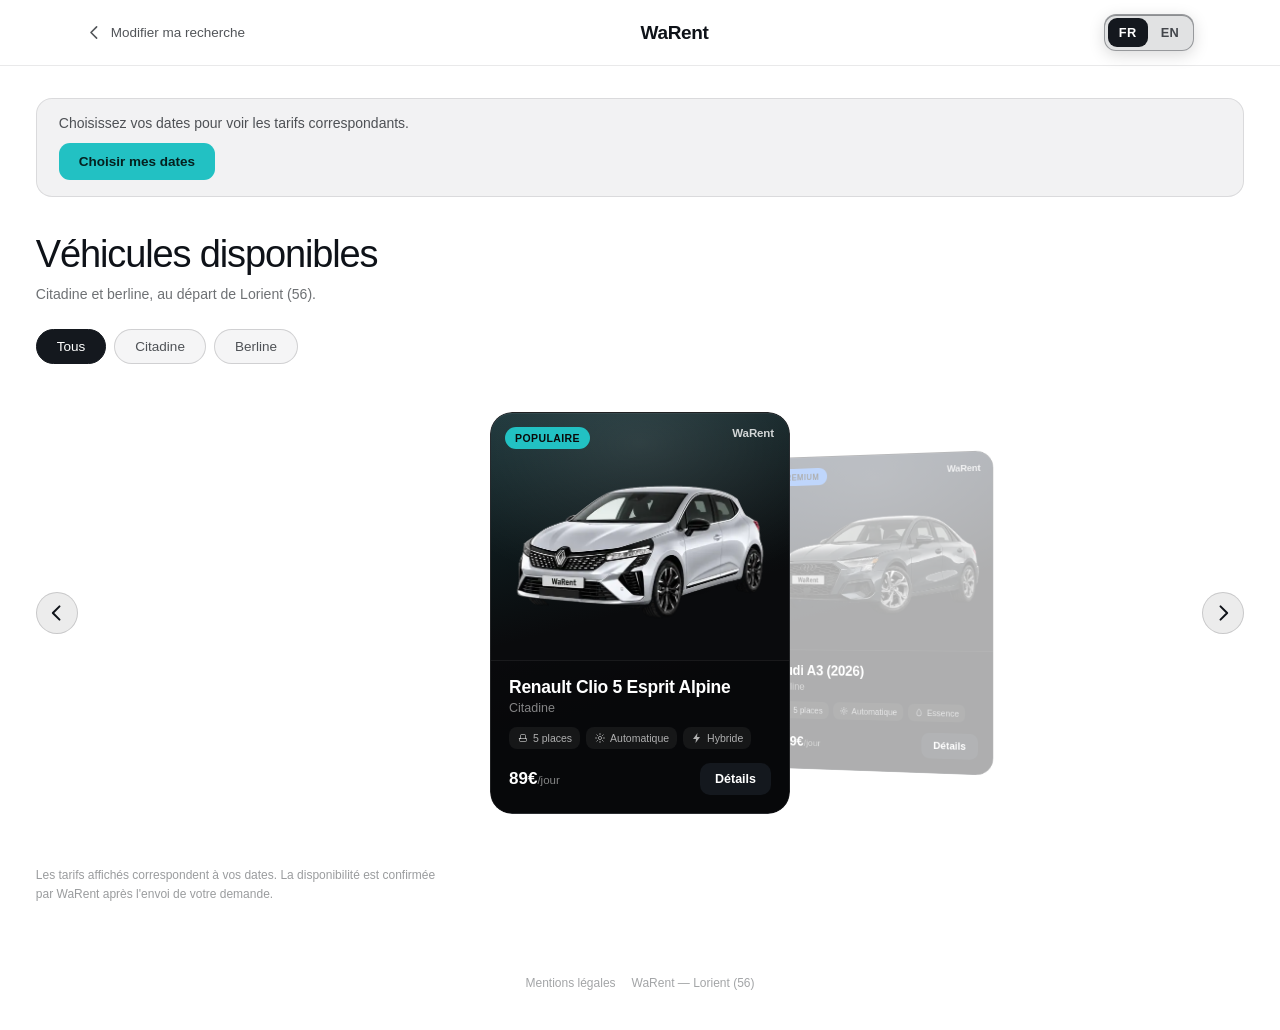
<file: vehicules.html>
<!DOCTYPE html>
<html lang="fr">
<head>
<meta charset="UTF-8">
<meta name="viewport" content="width=device-width, initial-scale=1.0, viewport-fit=cover">
<title>WaRent — Véhicules disponibles</title>
<meta name="robots" content="noindex">
<link rel="stylesheet" href="styles.css">
<link rel="stylesheet" href="reservation.css">
</head>
<body class="bk-body">

  <header class="bk-header">
    <div class="bk-header-inner">
      <a class="bk-back" href="index.html">
        <svg viewBox="0 0 24 24" aria-hidden="true"><path d="M15 4l-8 8 8 8" fill="none" stroke="currentColor" stroke-width="2.2" stroke-linecap="round" stroke-linejoin="round"/></svg>
        <span data-fr="Modifier ma recherche" data-en="Change my search">Modifier ma recherche</span>
      </a>
      <a class="bk-logo" href="index.html">WaRent</a>
      <div class="bk-header-right">
        <div class="lang-switch" role="group" aria-label="Choix de la langue / Language switcher">
          <button type="button" class="lang-btn active" data-lang-btn="fr" aria-pressed="true">FR</button>
          <button type="button" class="lang-btn" data-lang-btn="en" aria-pressed="false">EN</button>
        </div>
      </div>
    </div>
  </header>

  <main class="vh-main">
    <div class="vh-inner">

      <div class="vh-trip" id="vh-trip"></div>

      <div class="fleet-heading">
        <h1 class="fleet-title" data-fr="Véhicules disponibles" data-en="Available vehicles">Véhicules disponibles</h1>
        <p class="fleet-subtitle" id="vh-subtitle"></p>
      </div>

      <div class="fleet-filters" id="fleet-filters">
        <button type="button" class="fleet-pill active" data-cat="all" data-fr="Tous" data-en="All">Tous</button>
        <button type="button" class="fleet-pill" data-cat="citadine" data-fr="Citadine" data-en="City car">Citadine</button>
        <button type="button" class="fleet-pill" data-cat="berline" data-fr="Berline" data-en="Sedan">Berline</button>
      </div>

      <div class="carousel-viewport" id="fleet-viewport">
        <button type="button" class="carousel-nav prev" id="fleet-prev" aria-label="Précédent">
          <svg viewBox="0 0 24 24"><path d="M15 4l-8 8 8 8" fill="none" stroke="currentColor" stroke-width="2.4" stroke-linecap="round" stroke-linejoin="round"/></svg>
        </button>
        <div class="carousel-track" id="fleet-track"></div>
        <button type="button" class="carousel-nav next" id="fleet-next" aria-label="Suivant">
          <svg viewBox="0 0 24 24"><path d="M9 4l8 8-8 8" fill="none" stroke="currentColor" stroke-width="2.4" stroke-linecap="round" stroke-linejoin="round"/></svg>
        </button>
      </div>

      <p class="vh-note" data-fr="Les tarifs affichés correspondent à vos dates. La disponibilité est confirmée par WaRent après l'envoi de votre demande." data-en="The prices shown match your dates. Availability is confirmed by WaRent once your request is sent.">Les tarifs affichés correspondent à vos dates. La disponibilité est confirmée par WaRent après l'envoi de votre demande.</p>

    </div>
  </main>

  <footer class="mini-footer">
    <a href="mentions-legales.html" data-fr="Mentions légales" data-en="Legal notice">Mentions légales</a>
    <span data-fr="WaRent — Lorient (56)" data-en="WaRent — Lorient (56)">WaRent — Lorient (56)</span>
  </footer>

  <script src="core.js"></script>
  <script src="vehicules.js"></script>
  <script src="app.js"></script>

</body>
</html>
</file>
<file: styles.css>
/* ==================== Theme clair / sombre ====================
   Le site suit le reglage du systeme via prefers-color-scheme. Le fond de la
   page bascule, le texte aussi, mais deux familles d'elements gardent leur
   traitement sombre dans les deux modes : le hero et les visuels de vehicule.
   Ce sont des photos sombres — un texte noir pose dessus serait illisible.
   Elles ont donc leur propre canal, --on-media-rgb, qui ne bascule jamais.

   Presque toute la charte s'ecrit « blanc a tel alpha » : il suffit donc de
   retourner ce canal, --fg-rgb, pour retourner le site. Les fonds pleins et
   les quelques pastilles inversees ont leurs propres variables. */
:root {
  color-scheme: dark light;

  --fg-rgb: 255, 255, 255;         /* texte et surfaces translucides */
  --on-media-rgb: 255, 255, 255;   /* pose sur une photo : jamais inverse */

  --bg: #050607;                   /* fond des sections */
  --bg-alt: #0a0c0e;               /* section alternee */
  --bg-deep: #030405;              /* pied de page */
  --bg-veil: rgba(5, 6, 7, 0.92);  /* en-tetes colles, translucides */
  --surface: #0e1013;              /* fiche vehicule, panneaux */
  --surface-2: #131619;
  --field-bg: rgba(0, 0, 0, 0.28); /* champs et encarts en creux */
  --scrim: rgba(3, 4, 5, 0.8);     /* voile derriere la fiche vehicule */

  --accent: #22c1c3;
  --accent-hover: #1cadaf;
  --ink: #05201f;                  /* texte pose sur l'accent */
  /* L'accent sert aussi de couleur de texte. Sur blanc le turquoise manque de
     contraste : en mode clair on l'assombrit, quel qu'il soit — y compris les
     accents de vehicule que le JS pose sur <html>. */
  --accent-text: var(--accent);

  --invert-bg: #ffffff;            /* pastilles inversees : langue, filtre actif */
  --invert-fg: #0a0a0a;

  --danger: #f87171;               /* bordure de champ en erreur */
  --danger-text: #fca5a5;          /* message d'erreur */

  --shadow-card: 0 26px 48px rgba(0, 0, 0, 0.6);
  --shadow-modal: 0 40px 90px rgba(0, 0, 0, 0.7);
}

@media (prefers-color-scheme: light) {
  :root {
    --fg-rgb: 14, 18, 24;
    --bg: #ffffff;
    --bg-alt: #f3f5f8;
    --bg-deep: #eef1f5;
    --bg-veil: rgba(255, 255, 255, 0.92);
    --surface: #ffffff;
    --surface-2: #f3f5f8;
    --field-bg: rgba(14, 18, 24, 0.04);
    --scrim: rgba(18, 24, 33, 0.42);

    --accent-text: color-mix(in srgb, var(--accent) 72%, #000);

    --invert-bg: #14181e;
    --invert-fg: #ffffff;

    --danger: #d64545;
    --danger-text: #b3261e;

    --shadow-card: 0 18px 36px rgba(15, 23, 35, 0.14);
    --shadow-modal: 0 30px 70px rgba(15, 23, 35, 0.22);
  }
}

* { box-sizing: border-box; }
html, body {
  margin: 0;
  padding: 0;
  width: 100%;
  overflow-x: hidden;
  background: var(--bg);
}
body {
  font-family: 'Helvetica Neue', Helvetica, Arial, sans-serif;
  -webkit-font-smoothing: antialiased;
  -moz-osx-font-smoothing: grayscale;
}
a {
  color: rgb(var(--fg-rgb));
  text-decoration: none;
  transition: color .2s ease;
}
a:hover { color: rgba(var(--fg-rgb), 0.62); }

.video-bg {
  position: fixed;
  inset: 0;
  z-index: 0;
  overflow: hidden;
  background: #04060b;
}
.hero-media,
.hero-media img {
  display: block;
  width: 100%;
  height: 100%;
  object-fit: cover;
  object-position: center 42%;
}
.video-overlay {
  position: absolute;
  inset: 0;
  /* Degrade plutot qu'un voile uniforme : la voiture reste lisible au centre,
     le haut et le bas s'assombrissent pour que le menu, le titre et la barre
     de recherche gardent leur contraste. */
  background: linear-gradient(
    180deg,
    rgba(4, 6, 11, 0.58) 0%,
    rgba(4, 6, 11, 0.18) 30%,
    rgba(4, 6, 11, 0.34) 55%,
    rgba(4, 6, 11, 0.74) 78%,
    rgba(4, 6, 11, 0.92) 100%
  );
}

.preloader {
  position: fixed;
  inset: 0;
  z-index: 60;
  background: #04060b;
  display: flex;
  align-items: center;
  justify-content: center;
  transition: opacity .6s ease;
}
.preloader span {
  font-size: 13px;
  letter-spacing: 0.25em;
  text-transform: uppercase;
  font-weight: 600;
  color: #b9cdea;
}
.preloader.hide {
  opacity: 0;
  pointer-events: none;
}

.page {
  position: relative;
  z-index: 1;
  min-height: 100vh;
  display: flex;
  flex-direction: column;
}

.site-header {
  display: flex;
  justify-content: space-between;
  align-items: center;
  gap: 16px;
  padding: clamp(14px, 2.4vw, 26px) clamp(20px, 2.8vw, 42px);
  position: relative;
  /* Au-dessus du hero (.hero-bottom 2, .search-panel 3), sinon le panneau du
     menu s'affiche mais le hero intercepte les clics sur ses liens. Reste
     sous le preloader (60) et la fiche vehicule (200). */
  z-index: 10;
}
.logo {
  font-size: clamp(20px, 2vw, 24px);
  font-weight: 600;
  letter-spacing: -0.02em;
  color: #ffffff;
}
.logo:hover { color: #ffffff; }

.site-nav {
  position: absolute;
  left: 50%;
  transform: translateX(-50%);
  display: flex;
  gap: clamp(28px, 3.5vw, 56px);
}
.site-nav a {
  font-size: 14px;
  color: rgba(255, 255, 255, 0.85);
}
.site-nav a:hover { color: #ffffff; }

.header-left {
  display: flex;
  align-items: center;
  gap: clamp(10px, 1.6vw, 14px);
}

.header-actions {
  display: flex;
  align-items: center;
  gap: clamp(8px, 1.2vw, 14px);
}

/* Menu telephone : sous 900px la navigation centrale disparait, ces trois
   barres la rouvrent en panneau sous l'en-tete. Elles se croisent en X une
   fois le panneau ouvert, pour que le meme bouton serve a refermer. */
.nav-toggle {
  display: none;
  align-items: center;
  justify-content: center;
  width: 42px;
  height: 42px;
  padding: 0;
  border: 1px solid rgba(255, 255, 255, 0.22);
  border-radius: 12px;
  background: rgba(255, 255, 255, 0.06);
  -webkit-backdrop-filter: blur(16px) saturate(160%);
  backdrop-filter: blur(16px) saturate(160%);
  color: #ffffff;
  cursor: pointer;
  transition: background .2s ease, border-color .2s ease;
}
.nav-toggle:hover {
  background: rgba(255, 255, 255, 0.14);
  border-color: rgba(255, 255, 255, 0.4);
}
.nav-toggle-bars {
  display: block;
  position: relative;
  width: 18px;
  height: 12px;
}
.nav-toggle-bars span {
  position: absolute;
  left: 0;
  width: 100%;
  height: 2px;
  border-radius: 2px;
  background: currentColor;
  transition: top .2s ease, opacity .2s ease, transform .2s ease;
}
.nav-toggle-bars span:nth-child(1) { top: 0; }
.nav-toggle-bars span:nth-child(2) { top: 5px; }
.nav-toggle-bars span:nth-child(3) { top: 10px; }
.nav-toggle[aria-expanded="true"] .nav-toggle-bars span:nth-child(1) { top: 5px; transform: rotate(45deg); }
.nav-toggle[aria-expanded="true"] .nav-toggle-bars span:nth-child(2) { opacity: 0; }
.nav-toggle[aria-expanded="true"] .nav-toggle-bars span:nth-child(3) { top: 5px; transform: rotate(-45deg); }

.mobile-nav {
  position: absolute;
  top: 100%;
  left: clamp(20px, 2.8vw, 42px);
  right: clamp(20px, 2.8vw, 42px);
  z-index: 5;
  display: flex;
  flex-direction: column;
  padding: 8px;
  border-radius: 16px;
  background: rgba(8, 10, 15, 0.94);
  -webkit-backdrop-filter: blur(18px) saturate(160%);
  backdrop-filter: blur(18px) saturate(160%);
  border: 1px solid rgba(255, 255, 255, 0.16);
  box-shadow: 0 18px 44px rgba(0, 0, 0, 0.5);
  animation: fadeIn .18s ease both;
}
.mobile-nav[hidden] { display: none; }
.mobile-nav a {
  padding: 13px 14px;
  border-radius: 11px;
  font-size: 15px;
  color: rgba(255, 255, 255, 0.88);
  transition: background .16s ease, color .16s ease;
}
.mobile-nav a:hover {
  background: rgba(255, 255, 255, 0.08);
  color: #ffffff;
}

/* Onglet Connexion : il ouvre l'espace client. Sur petit ecran il ne garde
   que son icone. */
.account-btn {
  display: flex;
  align-items: center;
  gap: 8px;
  background: rgba(255, 255, 255, 0.06);
  -webkit-backdrop-filter: blur(16px) saturate(160%);
  backdrop-filter: blur(16px) saturate(160%);
  border: 1px solid rgba(255, 255, 255, 0.22);
  color: rgba(255, 255, 255, 0.92);
  border-radius: 12px;
  padding: 10px 16px;
  font-size: 14px;
  font-weight: 500;
  white-space: nowrap;
  transition: background .2s ease, border-color .2s ease;
}
.account-btn:hover {
  background: rgba(255, 255, 255, 0.16);
  border-color: rgba(255, 255, 255, 0.4);
  color: #ffffff;
}
.account-icon {
  width: 18px;
  height: 18px;
  flex-shrink: 0;
}

/* Le selecteur de langue est le seul element du hero qu'on retrouve ailleurs :
   sur l'accueil il est pose sur la photo, sur les autres pages il vit dans un
   en-tete qui bascule avec le theme. Il suit donc le premier plan du theme, et
   l'en-tete de l'accueil le repasse en blanc plus bas. */
.lang-switch {
  display: flex;
  align-items: center;
  background: rgba(var(--fg-rgb), 0.12);
  -webkit-backdrop-filter: blur(16px) saturate(160%);
  backdrop-filter: blur(16px) saturate(160%);
  border: 1px solid rgba(var(--fg-rgb), 0.35);
  box-shadow: inset 0 1px 0 rgba(var(--fg-rgb), 0.4), 0 4px 16px rgba(0, 0, 0, 0.15);
  border-radius: 12px;
  padding: 3px;
  gap: 2px;
}
.lang-btn {
  appearance: none;
  border: none;
  background: transparent;
  color: rgba(var(--fg-rgb), 0.75);
  font-family: inherit;
  font-size: clamp(12px, 1vw, 13px);
  font-weight: 600;
  letter-spacing: 0.03em;
  padding: 7px 11px;
  border-radius: 9px;
  cursor: pointer;
  transition: background .2s ease, color .2s ease;
}
.lang-btn:hover { color: rgb(var(--fg-rgb)); }
.lang-btn.active {
  background: var(--invert-bg);
  color: var(--invert-fg);
}
.lang-btn.active:hover { color: var(--invert-fg); }

/* En-tete de l'accueil : pose sur la photo, il garde son blanc dans les deux
   modes, sinon le mode clair y ecrirait du blanc sur du blanc. */
.site-header .lang-switch {
  background: rgba(var(--on-media-rgb), 0.12);
  border-color: rgba(var(--on-media-rgb), 0.35);
  box-shadow: inset 0 1px 0 rgba(var(--on-media-rgb), 0.4), 0 4px 16px rgba(0, 0, 0, 0.15);
}
.site-header .lang-btn { color: rgba(var(--on-media-rgb), 0.75); }
.site-header .lang-btn:hover { color: rgb(var(--on-media-rgb)); }
.site-header .lang-btn.active {
  background: #ffffff;
  color: #111111;
}
.site-header .lang-btn.active:hover { color: #111111; }

.hero-bottom {
  position: relative;
  z-index: 2;
  margin-top: auto;
  display: flex;
  flex-wrap: wrap;
  align-items: flex-end;
  justify-content: space-between;
  gap: clamp(24px, 4vw, 64px);
  padding: 0 clamp(20px, 2.8vw, 42px) clamp(22px, 3.2vh, 34px);
}

.hero-left {
  min-width: min(100%, 380px);
  text-align: left;
}

.renters-badge {
  display: flex;
  align-items: center;
  gap: 14px;
  margin-bottom: clamp(18px, 2.6vh, 28px);
  opacity: 0;
  animation: softIn .7s cubic-bezier(.22,1,.36,1) .15s forwards;
}
.avatars { display: flex; }
.avatar {
  width: clamp(30px, 2.6vw, 38px);
  height: clamp(30px, 2.6vw, 38px);
  border-radius: 50%;
  border: 2px solid rgba(255, 255, 255, 0.9);
  object-fit: cover;
  margin-left: -12px;
}
.avatars .avatar:first-child { margin-left: 0; }
.renters-label {
  text-shadow: 0 1px 12px rgba(0, 0, 0, 0.8);
  font-size: clamp(15px, 1.3vw, 18px);
  font-weight: 400;
  color: #ffffff;
}

.headline {
  text-shadow: 0 2px 18px rgba(0, 0, 0, 0.6);
  font-size: clamp(27px, 4.2vw, 56px);
  font-weight: 500;
  letter-spacing: -0.035em;
  line-height: 1.04;
  color: #ffffff;
  margin: 0;
}
.headline.i18n-en { display: none; }
body.lang-en .headline.i18n-fr { display: none; }
body.lang-en .headline.i18n-en { display: block; }
.headline .word {
  display: inline-block;
  opacity: 0;
  transform: translateY(26px);
  animation: wordIn .8s cubic-bezier(.22,1,.36,1) forwards;
}

.hero-right {
  width: min(100%, 480px);
  margin-left: auto;
  text-align: left;
}
.sub-text {
  text-shadow: 0 1px 14px rgba(0, 0, 0, 0.8);
  font-size: clamp(15px, 1.2vw, 18px);
  font-weight: 400;
  line-height: 1.5;
  color: rgba(255, 255, 255, 0.88);
  margin: 0 0 clamp(22px, 3.6vh, 36px);
}
.sub-text.i18n-en { display: none; }
body.lang-en .sub-text.i18n-fr { display: none; }
body.lang-en .sub-text.i18n-en { display: block; }
.sub-text .w {
  display: inline-block;
  opacity: 0;
  animation: fadeIn .6s ease-out forwards;
}

@keyframes wordIn {
  from { opacity: 0; transform: translateY(26px); }
  to   { opacity: 1; transform: translateY(0); }
}
@keyframes softIn {
  from { opacity: 0; transform: translateY(14px); }
  to   { opacity: 1; transform: translateY(0); }
}
@keyframes fadeIn {
  from { opacity: 0; }
  to   { opacity: 1; }
}

@media (max-width: 899px) {
  .site-nav { display: none; }
  .nav-toggle { display: flex; }
}
@media (max-width: 640px) {
  /* Sur telephone le texte descend plus bas sur l'image : on assombrit
     davantage a partir du milieu pour garder le sous-titre lisible. */
  .video-overlay {
    background: linear-gradient(
      180deg,
      rgba(4, 6, 11, 0.55) 0%,
      rgba(4, 6, 11, 0.20) 22%,
      rgba(4, 6, 11, 0.60) 44%,
      rgba(4, 6, 11, 0.88) 64%,
      rgba(4, 6, 11, 0.95) 100%
    );
  }
  .hero-bottom {
    flex-direction: column;
    align-items: flex-start;
  }
  .hero-right {
    margin-left: 0;
    width: 100%;
  }
  .hero-media,
  .hero-media img {
    object-position: center 50%;
  }
}
@media (max-width: 520px) {
  .site-header {
    padding-left: clamp(14px, 4vw, 20px);
    padding-right: clamp(14px, 4vw, 20px);
    gap: 8px;
  }
  .mobile-nav {
    left: clamp(14px, 4vw, 20px);
    right: clamp(14px, 4vw, 20px);
  }
  .header-actions {
    gap: 8px;
  }
  .account-btn {
    padding: 10px;
    border-radius: 12px;
  }
  .account-text {
    position: absolute;
    width: 1px;
    height: 1px;
    overflow: hidden;
    clip: rect(0, 0, 0, 0);
    white-space: nowrap;
  }
  .lang-btn {
    padding: 7px 9px;
  }
}
@media (max-width: 360px) {
  .logo { font-size: 18px; }
}


/* ==================== Barre de recherche (hero) ==================== */
.search-panel {
  position: relative;
  z-index: 3;
  margin: 0 clamp(20px, 2.8vw, 42px) clamp(24px, 4vh, 44px);
  padding: clamp(14px, 1.5vw, 18px);
  border-radius: 18px;
  background: rgba(255, 255, 255, 0.12);
  -webkit-backdrop-filter: blur(18px) saturate(160%);
  backdrop-filter: blur(18px) saturate(160%);
  border: 1px solid rgba(255, 255, 255, 0.3);
  box-shadow: inset 0 1px 0 rgba(255, 255, 255, 0.35), 0 14px 44px rgba(0, 0, 0, 0.38);
  opacity: 0;
  transform: translateY(14px);
  animation: softIn .7s cubic-bezier(.22,1,.36,1) 1.3s forwards;
}
.search-form {
  display: grid;
  grid-template-columns: 1.05fr 1.35fr 1.35fr auto;
  gap: 12px;
  align-items: end;
}
.search-field { display: flex; flex-direction: column; gap: 7px; min-width: 0; }
.search-field > label {
  font-size: 11px;
  font-weight: 600;
  letter-spacing: .05em;
  text-transform: uppercase;
  color: rgba(255, 255, 255, 0.72);
}
.search-control {
  display: flex;
  align-items: center;
  gap: 9px;
  min-width: 0;
  height: 50px;
  padding: 0 13px;
  border-radius: 12px;
  background: rgba(9, 11, 15, 0.46);
  border: 1px solid rgba(255, 255, 255, 0.18);
  transition: border-color .2s ease;
}
.search-control:focus-within { border-color: rgba(255, 255, 255, 0.45); }
.search-control > svg {
  width: 17px; height: 17px; flex-shrink: 0;
  color: rgba(255, 255, 255, 0.55);
}
.search-control select {
  appearance: none;
  -webkit-appearance: none;
}
.search-control select,
.search-control input {
  background: transparent;
  border: none;
  outline: none;
  padding: 0;
  width: 100%;
  min-width: 0;
  color: #ffffff;
  font-family: inherit;
  font-size: 14.5px;
  font-weight: 500;
  color-scheme: dark;
}
.search-control select option { background: #14161a; color: #ffffff; }
.search-control select option:disabled { color: rgba(255, 255, 255, 0.38); }
.search-duo { display: grid; grid-template-columns: 1.35fr 1fr; gap: 8px; min-width: 0; }
.search-submit {
  appearance: none;
  border: none;
  cursor: pointer;
  height: 50px;
  padding: 0 clamp(20px, 2vw, 30px);
  border-radius: 12px;
  background: #22c1c3;
  color: #05201f;
  font-family: inherit;
  font-size: 15px;
  font-weight: 600;
  white-space: nowrap;
  transition: background .2s ease;
}
.search-submit:hover { background: #1cadaf; }
.search-hint {
  margin: 11px 3px 0;
  font-size: 12px;
  line-height: 1.45;
  color: rgba(255, 255, 255, 0.6);
}
.search-error {
  margin: 9px 3px 0;
  font-size: 12.5px;
  font-weight: 500;
  color: #ffbcbc;
}

@media (max-width: 1240px) {
  .search-form { grid-template-columns: 1fr 1fr 1fr; }
  .search-submit { grid-column: 1 / -1; }
}
@media (max-width: 1020px) {
  .search-form { grid-template-columns: 1fr 1fr; }
  .search-field-city { grid-column: 1 / -1; }
  .search-submit { grid-column: 1 / -1; }
}
@media (max-width: 620px) {
  .search-form { grid-template-columns: 1fr; }
  .search-panel { border-radius: 16px; }
}

/* ==================== Fleet carousel ==================== */
.fleet-section {
  position: relative;
  z-index: 1;
  background: var(--bg);
  padding: clamp(56px, 9vh, 100px) 0 clamp(64px, 10vh, 110px);
}
.fleet-inner {
  max-width: 1280px;
  margin: 0 auto;
  padding: 0 clamp(20px, 2.8vw, 42px);
}
.fleet-heading { text-align: center; margin-bottom: clamp(22px, 3.4vh, 34px); }
.fleet-title {
  color: rgb(var(--fg-rgb));
  font-size: clamp(26px, 3.4vw, 42px);
  font-weight: 500;
  letter-spacing: -0.03em;
  margin: 0 0 10px;
}
.fleet-subtitle {
  color: rgba(var(--fg-rgb), 0.6);
  font-size: clamp(14px, 1.1vw, 16px);
  margin: 0;
}

.fleet-filters {
  display: flex;
  justify-content: center;
  gap: 8px;
  padding: 4px 4px 26px;
}
.fleet-pill {
  appearance: none;
  border: 1px solid rgba(var(--fg-rgb), 0.16);
  background: rgba(var(--fg-rgb), 0.04);
  color: rgba(var(--fg-rgb), 0.72);
  font-family: inherit;
  font-size: 13.5px;
  font-weight: 500;
  padding: 9px 20px;
  border-radius: 999px;
  cursor: pointer;
  transition: background .2s ease, color .2s ease, border-color .2s ease;
}
.fleet-pill:hover { color: rgb(var(--fg-rgb)); border-color: rgba(var(--fg-rgb), 0.32); }
.fleet-pill.active {
  background: var(--invert-bg);
  color: var(--invert-fg);
  border-color: var(--invert-bg);
}

.carousel-viewport {
  --card-w: min(300px, 74vw);
  --card-h: calc(var(--card-w) * 1.34);
  position: relative;
  perspective: 1700px;
  height: calc(var(--card-h) + 44px);
  display: flex;
  align-items: center;
  touch-action: pan-y;
  cursor: grab;
  user-select: none;
  -webkit-user-select: none;
}
.carousel-viewport.is-dragging { cursor: grabbing; }
.carousel-track {
  position: relative;
  width: 100%;
  height: var(--card-h);
  transform-style: preserve-3d;
}

.car-slot {
  position: absolute;
  top: 0;
  left: 50%;
  width: var(--card-w);
  height: var(--card-h);
  margin-left: calc(var(--card-w) / -2);
  transform-style: preserve-3d;
  will-change: transform, opacity;
}
.car-tilt {
  width: 100%;
  height: 100%;
  transform-style: preserve-3d;
  transform: rotateX(var(--rx, 0deg)) rotateY(var(--ry, 0deg));
  transition: transform .18s cubic-bezier(.22,1,.36,1);
}
.car-flip {
  position: relative;
  width: 100%;
  height: 100%;
  cursor: pointer;
}

.car-face {
  position: absolute;
  inset: 0;
}

.car-face-inner {
  /* Fond de studio sombre derriere la photo : le texte de la carte reste blanc
     en mode clair, sinon il deviendrait noir sur noir. */
  --fg-rgb: var(--on-media-rgb);
  position: relative;
  width: 100%;
  height: 100%;
  border-radius: 22px;
  overflow: hidden;
  -webkit-clip-path: inset(0 round 22px);
  clip-path: inset(0 round 22px);
  -webkit-transform: translateZ(0);
  transform: translateZ(0);
  isolation: isolate;
  background: linear-gradient(165deg, #171a1f 0%, #0a0b0d 68%);
  border: 1px solid rgba(var(--fg-rgb), 0.09);
  box-shadow: var(--shadow-card), inset 0 1px 0 rgba(var(--fg-rgb), 0.07);
}
.car-face-front .car-face-inner { display: flex; flex-direction: column; }

.car-visual {
  position: relative;
  flex: 1 1 auto;
  min-height: 0;
  display: flex;
  align-items: center;
  justify-content: center;
  padding: 34px 12px 12px;
  background: radial-gradient(125% 95% at 50% 12%, rgba(var(--fg-rgb), 0.12), transparent 62%), var(--accent-bg, #14161a);
}
.car-photo {
  position: relative;
  z-index: 1;
  display: block;
  width: 100%;
  height: 100%;
  object-fit: contain;
  object-position: center 56%;
}
.car-fallback {
  display: none;
  position: absolute;
  inset: 0;
  z-index: 1;
  align-items: center;
  justify-content: center;
  padding: 34px 12px 12px;
}
.car-ground {
  position: absolute;
  z-index: 0;
  left: 50%;
  bottom: 23%;
  width: 72%;
  height: 26px;
  transform: translateX(-50%);
  background: radial-gradient(50% 50% at 50% 50%, rgba(0,0,0,0.55), rgba(0,0,0,0) 72%);
}
.car-silhouette {
  display: block;
  width: 100%;
  height: 100%;
  color: var(--accent, #9ca3af);
}
.car-silhouette .car-body { fill: currentColor; opacity: .95; }
.car-silhouette .car-wheel { fill: none; stroke: #050607; stroke-width: 5; }
.car-silhouette .car-glass { fill: rgba(var(--fg-rgb), 0.34); }
.car-silhouette .car-shadow { fill: rgba(0,0,0,0.38); }

.car-badge {
  position: absolute;
  top: 14px;
  left: 14px;
  z-index: 2;
  font-size: 10.5px;
  font-weight: 600;
  letter-spacing: .04em;
  text-transform: uppercase;
  color: #0a0a0a;
  background: var(--accent, #ffffff);
  padding: 5px 10px;
  border-radius: 999px;
}
.car-logo {
  position: absolute;
  top: 14px;
  right: 15px;
  z-index: 2;
  font-size: 11.5px;
  font-weight: 600;
  color: rgba(var(--fg-rgb), 0.8);
  letter-spacing: -0.01em;
}

.car-info {
  flex: 0 0 auto;
  padding: 16px 18px 18px;
  border-top: 1px solid rgba(var(--fg-rgb), 0.07);
  background: rgba(6,7,9,0.55);
}
.car-name { color: rgb(var(--fg-rgb)); font-size: 17.5px; font-weight: 600; letter-spacing: -0.015em; margin: 0; }
.car-cat { color: rgba(var(--fg-rgb), 0.5); font-size: 12.5px; margin: 3px 0 12px; }
.car-specs { display: flex; gap: 6px; margin-bottom: 14px; }
.spec-chip {
  display: inline-flex; align-items: center; gap: 4px;
  font-size: 10.5px; color: rgba(var(--fg-rgb), 0.66);
  background: rgba(var(--fg-rgb), 0.06); border-radius: 8px; padding: 5px 8px;
  white-space: nowrap;
}
.spec-chip svg { width: 12px; height: 12px; flex-shrink: 0; }
.car-meta-row { display: flex; align-items: center; justify-content: space-between; gap: 10px; }
.car-price { color: rgb(var(--fg-rgb)); font-size: 17px; font-weight: 600; }
.car-price small { color: rgba(var(--fg-rgb), 0.5); font-weight: 400; font-size: 11.5px; }
.car-cta {
  appearance: none; border: none; background: var(--invert-bg); color: var(--invert-fg);
  font-family: inherit; font-size: 12.5px; font-weight: 600;
  padding: 9px 15px; border-radius: 10px; cursor: pointer;
}

.carousel-nav {
  appearance: none; border: none; cursor: pointer;
  width: 42px; height: 42px; border-radius: 50%;
  background: rgba(var(--fg-rgb), 0.08);
  border: 1px solid rgba(var(--fg-rgb), 0.16);
  color: rgb(var(--fg-rgb));
  display: flex; align-items: center; justify-content: center;
  flex-shrink: 0;
  z-index: 5;
  transition: background .2s ease;
}
.carousel-nav:hover { background: rgba(var(--fg-rgb), 0.18); }
.carousel-nav svg { width: 20px; height: 20px; }
.carousel-nav.prev { margin-right: -42px; }
.carousel-nav.next { margin-left: -42px; }
@media (max-width: 720px) {
  .carousel-nav { display: none; }
}

/* ==================== Sections de contenu ==================== */
.section {
  position: relative;
  z-index: 1;
  background: var(--bg);
  padding: clamp(56px, 9vh, 96px) 0;
}
.section-alt { background: var(--bg-alt); }
.section-inner {
  max-width: 1180px;
  margin: 0 auto;
  padding: 0 clamp(20px, 2.8vw, 42px);
}
.section-head { text-align: center; margin-bottom: clamp(30px, 4.5vh, 52px); }
.section-title {
  color: rgb(var(--fg-rgb));
  font-size: clamp(25px, 3.2vw, 38px);
  font-weight: 500;
  letter-spacing: -0.03em;
  margin: 0 0 10px;
}
.section-sub {
  color: rgba(var(--fg-rgb), 0.6);
  font-size: clamp(14px, 1.1vw, 16px);
  line-height: 1.55;
  max-width: 620px;
  margin: 0 auto;
}

/* ---------- Comment ca marche ---------- */
.steps {
  display: grid;
  grid-template-columns: repeat(auto-fit, minmax(220px, 1fr));
  gap: clamp(18px, 2.2vw, 28px);
  counter-reset: step;
}
.step { position: relative; padding-top: 6px; }
.step-num {
  display: flex;
  align-items: center;
  justify-content: center;
  width: 40px;
  height: 40px;
  margin-bottom: 16px;
  border-radius: 50%;
  background: rgba(34, 193, 195, 0.14);
  border: 1px solid rgba(34, 193, 195, 0.4);
  color: var(--accent-text);
  font-size: 15px;
  font-weight: 600;
}
.step-title { color: rgb(var(--fg-rgb)); font-size: 16.5px; font-weight: 600; margin: 0 0 7px; }
.step-text { color: rgba(var(--fg-rgb), 0.6); font-size: 13.5px; line-height: 1.55; margin: 0; }

/* ---------- Offres mises en avant ---------- */
/* Deux panneaux larges, sur le modele des encarts d'agence : un cadre incline
   qui porte le chiffre (le prix ou la remise), un titre, une ligne, un bouton.
   Celui du vehicule est un lien entier — toute la surface est cliquable ;
   celui de l'offre n'en est pas un, et le dit avec « bientot disponible »
   plutot qu'avec un bouton qui ne menerait nulle part. */
.promos {
  display: grid;
  grid-template-columns: repeat(auto-fit, minmax(320px, 1fr));
  gap: clamp(16px, 2vw, 24px);
}
.promo {
  --fg-rgb: var(--on-media-rgb);   /* fond sombre dans les deux themes */
  position: relative;
  display: flex;
  flex-direction: column;
  justify-content: flex-end;
  min-height: clamp(340px, 34vw, 420px);
  padding: clamp(24px, 2.6vw, 34px);
  border-radius: 22px;
  overflow: hidden;
  isolation: isolate;
  color: rgb(var(--fg-rgb));
  text-decoration: none;
  background: linear-gradient(165deg, #1b1f25 0%, #0a0b0d 72%);
  border: 1px solid rgba(var(--fg-rgb), 0.09);
  box-shadow: var(--shadow-card);
}
.promo-offer {
  background:
    radial-gradient(120% 90% at 80% 0%, rgba(34, 193, 195, 0.28), transparent 62%),
    linear-gradient(165deg, #16201f 0%, #08090a 74%);
}

/* La photo occupe le haut du panneau et se fond dans le texte : pas de
   decoupe franche, donc pas besoin d'un detourage parfait. */
.promo-media {
  position: absolute;
  z-index: 0;
  top: 0;
  right: 0;
  left: 0;
  height: 64%;
}
/* Deux voiles : un vers la gauche, pour que le cadre se detache meme sur une
   carrosserie claire, un vers le bas, qui fond la photo dans le panneau. */
.promo-media::before,
.promo-media::after {
  content: "";
  position: absolute;
  inset: 0;
}
.promo-media::before {
  background: linear-gradient(100deg, #0a0b0d 4%, rgba(10, 11, 13, 0.72) 34%, transparent 64%);
}
.promo-media::after {
  background: linear-gradient(to bottom, transparent 40%, #0a0b0d 96%);
}
/* La photo est poussee a droite : le cadre du prix garde ainsi une zone
   sombre a lui, quelle que soit la couleur de la carrosserie. */
.promo-photo {
  display: block;
  width: 100%;
  height: 100%;
  object-fit: contain;
  object-position: 82% 58%;
}
.promo-ground {
  position: absolute;
  left: 50%;
  bottom: 14%;
  width: 70%;
  height: 26px;
  transform: translateX(-50%);
  background: radial-gradient(50% 50% at 50% 50%, rgba(0, 0, 0, 0.55), rgba(0, 0, 0, 0) 72%);
}

.promo-body {
  position: relative;
  z-index: 1;
}

/* Le cadre incline : c'est lui qui porte le chiffre, il doit se lire avant
   le titre. Le texte, lui, reste droit. */
.promo-frame {
  display: inline-flex;
  flex-direction: column;
  align-items: flex-start;
  gap: 2px;
  margin-bottom: 16px;
  padding: 10px 18px 12px;
  border: 2px solid rgba(var(--fg-rgb), 0.9);
  transform: skewX(-9deg);
}
.promo-frame > * { transform: skewX(9deg); }
.promo-frame-top,
.promo-frame-unit {
  font-size: 11.5px;
  font-weight: 600;
  letter-spacing: 0.12em;
  text-transform: uppercase;
  color: rgba(var(--fg-rgb), 0.82);
}
.promo-frame-value {
  font-size: clamp(34px, 4.4vw, 48px);
  font-weight: 700;
  line-height: 1.02;
  letter-spacing: -0.03em;
}
.promo-car .promo-frame { border-color: var(--accent); }
.promo-car .promo-frame-value { color: var(--accent); }

.promo-title {
  margin: 0 0 10px;
  font-size: clamp(21px, 2.4vw, 28px);
  font-weight: 700;
  line-height: 1.15;
  letter-spacing: -0.02em;
  text-transform: uppercase;
}
.promo-text {
  margin: 0 0 20px;
  max-width: 42ch;
  font-size: 14px;
  line-height: 1.55;
  color: rgba(var(--fg-rgb), 0.66);
}

/* Bouton du panneau vehicule : dessine, mais jamais focusable a part — c'est
   le panneau entier qui est le lien. */
.promo-btn,
.promo-soon {
  display: inline-block;
  padding: 11px 24px;
  border-radius: 999px;
  font-size: 13.5px;
  font-weight: 600;
}
.promo-btn {
  color: var(--ink);
  background: var(--accent);
  transition: background .2s ease;
}
.promo-soon {
  color: rgba(var(--fg-rgb), 0.62);
  border: 1px solid rgba(var(--fg-rgb), 0.22);
}

.promo-car {
  transition: border-color .25s ease, transform .25s ease;
}
.promo-car:hover {
  border-color: rgba(34, 193, 195, 0.5);
  transform: translateY(-3px);
}
.promo-car:hover .promo-btn { background: var(--accent-hover); }
.promo-car:focus-visible {
  outline: 2px solid var(--accent);
  outline-offset: 3px;
}
@media (prefers-reduced-motion: reduce) {
  .promo-car, .promo-car:hover { transform: none; transition: none; }
}

@media (max-width: 560px) {
  .promo { min-height: 320px; padding: 22px; }
  .promo-media { height: 52%; }
}

/* ---------- Conditions ---------- */
/* Quatre cartes, deux mouvements : elles montent a l'entree dans l'ecran,
   decalees les unes des autres, et un trait d'accent se tire sous celle que
   l'on survole. Tout est en transform et opacity. */
.conds {
  display: grid;
  grid-template-columns: repeat(auto-fit, minmax(215px, 1fr));
  gap: clamp(14px, 1.8vw, 20px);
  margin: 0;
  padding: 0;
  list-style: none;
}
.cond {
  position: relative;
  display: flex;
  gap: 13px;
  align-items: flex-start;
  padding: 18px;
  border-radius: 14px;
  overflow: hidden;
  background: rgba(var(--fg-rgb), 0.035);
  border: 1px solid rgba(var(--fg-rgb), 0.07);
  transition: transform .25s ease, border-color .25s ease, background .25s ease;
}
/* Le trait se tire de gauche a droite, et se retire par la droite au depart
   du curseur : l'origine bascule avec l'etat. */
.cond::after {
  content: "";
  position: absolute;
  left: 0;
  right: 0;
  bottom: 0;
  height: 2px;
  background: var(--accent);
  transform: scaleX(0);
  transform-origin: right center;
  transition: transform .35s cubic-bezier(.22, .61, .36, 1);
}
.cond:hover {
  background: rgba(var(--fg-rgb), 0.055);
  border-color: rgba(34, 193, 195, 0.3);
}
.cond:hover::after {
  transform: scaleX(1);
  transform-origin: left center;
}
.cond > svg {
  width: 20px;
  height: 20px;
  flex-shrink: 0;
  color: var(--accent-text);
  margin-top: 1px;
  transition: transform .25s ease;
}
.cond:hover > svg { transform: translateY(-2px); }
.cond-title { color: rgb(var(--fg-rgb)); font-size: 14px; font-weight: 600; margin: 0 0 4px; }
.cond-text { color: rgba(var(--fg-rgb), 0.55); font-size: 12.5px; line-height: 1.5; margin: 0; }

/* Apparition au defilement. L'etat de depart n'est ecrit qu'une fois le script
   en place (.js-reveal) : sans JS, la section s'affiche telle quelle. */
.js-reveal .conds-head,
.js-reveal .cond { opacity: 0; }
.js-reveal .conds-head { transition: opacity .5s ease; }
.js-reveal .cond {
  transform: translateY(16px);
  transition: opacity .5s ease, transform .5s cubic-bezier(.22, .61, .36, 1);
  transition-delay: calc(var(--i) * 70ms);
}
.js-reveal.is-in .conds-head,
.js-reveal.is-in .cond {
  opacity: 1;
  transform: none;
}
/* Le survol doit rester plus fort que l'etat d'arrivee, sinon la carte ne
   bougerait plus une fois apparue. */
.cond:hover,
.js-reveal.is-in .cond:hover { transform: translateY(-3px); }

@media (prefers-reduced-motion: reduce) {
  .js-reveal .conds-head,
  .js-reveal .cond,
  .cond:hover,
  .js-reveal.is-in .cond:hover {
    opacity: 1;
    transform: none;
    transition: background .25s ease, border-color .25s ease;
  }
  .cond:hover > svg { transform: none; }
}

/* ---------- FAQ ---------- */
.faq { max-width: 760px; margin: 0 auto; }
.faq details {
  border-bottom: 1px solid rgba(var(--fg-rgb), 0.1);
}
.faq summary {
  display: flex;
  align-items: center;
  justify-content: space-between;
  gap: 16px;
  padding: 19px 2px;
  cursor: pointer;
  list-style: none;
  color: rgb(var(--fg-rgb));
  font-size: 15px;
  font-weight: 500;
  line-height: 1.45;
}
.faq summary::-webkit-details-marker { display: none; }
.faq summary::after {
  content: '';
  flex-shrink: 0;
  width: 9px;
  height: 9px;
  border-right: 2px solid rgba(var(--fg-rgb), 0.5);
  border-bottom: 2px solid rgba(var(--fg-rgb), 0.5);
  transform: rotate(45deg) translateY(-2px);
  transition: transform .25s ease;
}
.faq details[open] summary::after { transform: rotate(-135deg) translateY(-2px); }
.faq summary:hover { color: var(--accent-text); }
.faq-answer {
  margin: 0;
  padding: 0 2px 20px;
  font-size: 13.5px;
  line-height: 1.65;
  color: rgba(var(--fg-rgb), 0.6);
}

/* ---------- Contact ---------- */
.contact-card {
  max-width: 760px;
  margin: 0 auto;
  text-align: center;
  padding: clamp(30px, 4vw, 48px) clamp(22px, 3vw, 40px);
  border-radius: 22px;
  background: radial-gradient(120% 130% at 50% 0%, rgba(34,193,195,0.16), transparent 62%), rgba(var(--fg-rgb), 0.04);
  border: 1px solid rgba(var(--fg-rgb), 0.1);
}
.contact-title {
  color: rgb(var(--fg-rgb));
  font-size: clamp(22px, 2.6vw, 30px);
  font-weight: 500;
  letter-spacing: -0.025em;
  margin: 0 0 12px;
}
.contact-text {
  color: rgba(var(--fg-rgb), 0.62);
  font-size: 14.5px;
  line-height: 1.6;
  margin: 0 auto 26px;
  max-width: 460px;
}
.contact-btn {
  display: inline-flex;
  align-items: center;
  gap: 10px;
  background: var(--accent);
  color: #05201f;
  font-size: 15px;
  font-weight: 600;
  padding: 15px 28px;
  border-radius: 12px;
  transition: filter .2s ease;
}
.contact-btn:hover { filter: brightness(1.08); color: #05201f; }
.contact-btn svg { width: 19px; height: 19px; }
.contact-meta {
  display: flex;
  flex-wrap: wrap;
  justify-content: center;
  gap: 10px 28px;
  margin-top: 28px;
  font-size: 13px;
  color: rgba(var(--fg-rgb), 0.5);
}

/* ---------- Pied de page ---------- */
.site-footer {
  position: relative;
  z-index: 1;
  background: var(--bg-deep);
  border-top: 1px solid rgba(var(--fg-rgb), 0.07);
  padding: clamp(34px, 5vh, 52px) 0 clamp(26px, 4vh, 36px);
}
.footer-inner {
  max-width: 1180px;
  margin: 0 auto;
  padding: 0 clamp(20px, 2.8vw, 42px);
  display: flex;
  flex-wrap: wrap;
  gap: 24px 40px;
  justify-content: space-between;
  align-items: flex-start;
}
.footer-brand { max-width: 300px; }
.footer-logo { color: rgb(var(--fg-rgb)); font-size: 20px; font-weight: 600; letter-spacing: -0.02em; margin: 0 0 9px; }
.footer-tag { color: rgba(var(--fg-rgb), 0.45); font-size: 13px; line-height: 1.55; margin: 0; }
.footer-nav { display: flex; flex-direction: column; gap: 11px; }
.footer-nav a { color: rgba(var(--fg-rgb), 0.6); font-size: 13.5px; }
.footer-nav a:hover { color: var(--accent-text); }
.footer-bottom {
  max-width: 1180px;
  margin: clamp(26px, 4vh, 38px) auto 0;
  padding: 18px clamp(20px, 2.8vw, 42px) 0;
  border-top: 1px solid rgba(var(--fg-rgb), 0.06);
  font-size: 12px;
  color: rgba(var(--fg-rgb), 0.35);
}

/* ---------- Fiche detaillee vehicule ---------- */
body.vd-open { overflow: hidden; }

.vd-overlay {
  position: fixed;
  inset: 0;
  z-index: 200;
  display: flex;
  align-items: center;
  justify-content: center;
  padding: 20px;
}
.vd-overlay[hidden] { display: none; }

.vd-backdrop {
  position: absolute;
  inset: 0;
  background: var(--scrim);
  -webkit-backdrop-filter: blur(6px);
  backdrop-filter: blur(6px);
}

.vd-dialog {
  position: relative;
  z-index: 1;
  width: min(1000px, 100%);
  max-height: calc(100vh - 40px);
  display: grid;
  grid-template-columns: 1.02fr 1fr;
  background: var(--surface);
  border: 1px solid rgba(var(--fg-rgb), 0.1);
  border-radius: 24px;
  overflow: hidden;
  box-shadow: var(--shadow-modal);
  animation: vd-in .3s cubic-bezier(.22,1,.36,1);
}
@supports (max-height: 100dvh) {
  .vd-dialog { max-height: calc(100dvh - 40px); }
}
@keyframes vd-in {
  from { opacity: 0; transform: translateY(18px) scale(.985); }
}
@media (prefers-reduced-motion: reduce) {
  .vd-dialog { animation: none; }
}

.vd-close {
  position: absolute;
  top: 20px;
  right: 20px;
  z-index: 4;
  appearance: none;
  -webkit-appearance: none;
  width: 36px;
  height: 36px;
  border-radius: 50%;
  border: 1px solid rgba(var(--fg-rgb), 0.18);
  background: var(--bg-veil);
  color: rgb(var(--fg-rgb));
  display: flex;
  align-items: center;
  justify-content: center;
  cursor: pointer;
  transition: background .2s ease;
}
.vd-close:hover { background: rgba(var(--fg-rgb), 0.16); }
.vd-close svg { width: 18px; height: 18px; }

/* --- colonne gauche : le vehicule --- */
.vd-visual {
  --fg-rgb: var(--on-media-rgb);   /* meme fond de studio que les cartes */
  position: relative;
  min-width: 0;
  display: flex;
  flex-direction: column;
  padding: 26px 24px 20px;
  color: rgb(var(--fg-rgb));
  background:
    radial-gradient(120% 80% at 50% 12%, color-mix(in srgb, var(--accent, #22c1c3) 26%, transparent) 0%, transparent 62%),
    linear-gradient(168deg, #1a1d22 0%, #0a0b0d 72%);
}
@supports not (color: color-mix(in srgb, red 50%, blue)) {
  .vd-visual { background: linear-gradient(168deg, #1a1d22 0%, #0a0b0d 72%); }
}
.vd-visual::after {
  content: '';
  position: absolute;
  left: 0;
  right: 0;
  bottom: 0;
  height: 1px;
  background: rgba(var(--fg-rgb), 0.08);
}

.vd-visual-head { padding-right: 44px; }
.vd-name {
  margin: 0 0 4px;
  font-size: 21px;
  font-weight: 700;
  letter-spacing: -0.01em;
  line-height: 1.2;
}
.vd-cat {
  margin: 0;
  font-size: 13px;
  color: rgba(var(--fg-rgb), 0.58);
}

.vd-photo-wrap {
  flex: 1 1 auto;
  min-height: 130px;
  display: flex;
  align-items: center;
  justify-content: center;
  padding: 14px 0 18px;
}
/* object-fit: contain : l'image ne peut structurellement pas deborder
   de sa boite, quel que soit le navigateur. */
.vd-photo {
  display: block;
  width: 100%;
  height: 100%;
  max-height: 240px;
  object-fit: contain;
}

.vd-specs {
  list-style: none;
  margin: 0;
  padding: 0;
  display: grid;
  grid-template-columns: repeat(2, minmax(0, 1fr));
  gap: 10px 14px;
}
.vd-specs li {
  display: flex;
  align-items: center;
  gap: 8px;
  min-width: 0;
  font-size: 12.5px;
  color: rgba(var(--fg-rgb), 0.74);
}
.vd-specs svg {
  width: 17px;
  height: 17px;
  flex-shrink: 0;
  color: var(--accent-text);
}
.vd-specs span {
  overflow: hidden;
  text-overflow: ellipsis;
  white-space: nowrap;
}

/* --- colonne droite : les options --- */
.vd-panel {
  min-width: 0;
  display: flex;
  flex-direction: column;
  background: var(--surface-2);
  border-left: 1px solid rgba(var(--fg-rgb), 0.08);
}
.vd-scroll {
  flex: 1 1 auto;
  min-height: 0;
  overflow-y: auto;
  -webkit-overflow-scrolling: touch;
  padding: 26px 24px 8px;
}

.vd-group-title {
  margin: 0 0 12px;
  font-size: 14px;
  font-weight: 700;
  color: rgb(var(--fg-rgb));
}
.vd-options + .vd-group-title { margin-top: 24px; }
/* La croix de fermeture est en haut a droite du dialogue : on reserve la
   place pour qu'elle ne chevauche jamais le premier titre ni la premiere
   option. */
.vd-scroll > .vd-group-title:first-child { padding-right: 46px; }

.vd-options {
  display: flex;
  flex-direction: column;
  gap: 8px;
}

.vd-option {
  appearance: none;
  -webkit-appearance: none;
  width: 100%;
  text-align: left;
  font-family: inherit;
  cursor: pointer;
  display: flex;
  align-items: center;
  gap: 12px;
  padding: 13px 14px;
  border-radius: 13px;
  border: 1px solid rgba(var(--fg-rgb), 0.11);
  background: rgba(var(--fg-rgb), 0.02);
  color: rgb(var(--fg-rgb));
  transition: border-color .18s ease, background .18s ease;
}
.vd-option:hover { border-color: rgba(var(--fg-rgb), 0.24); }
.vd-option.is-selected {
  border-color: var(--accent-text);
  background: rgba(var(--fg-rgb), 0.05);
  box-shadow: inset 0 0 0 1px var(--accent, #22c1c3);
}

.vd-radio {
  flex-shrink: 0;
  width: 18px;
  height: 18px;
  border-radius: 50%;
  border: 1.5px solid rgba(var(--fg-rgb), 0.35);
  position: relative;
}
.vd-option.is-selected .vd-radio { border-color: rgb(var(--fg-rgb)); }
.vd-option.is-selected .vd-radio::after {
  content: '';
  position: absolute;
  inset: 3.5px;
  border-radius: 50%;
  background: rgb(var(--fg-rgb));
}

.vd-option-text {
  flex: 1 1 auto;
  min-width: 0;
  display: flex;
  flex-direction: column;
  gap: 2px;
}
.vd-option-title {
  font-size: 13.5px;
  font-weight: 600;
  line-height: 1.3;
}
.vd-option-sub {
  font-size: 11.5px;
  line-height: 1.35;
  color: rgba(var(--fg-rgb), 0.52);
}

.vd-option-price {
  flex-shrink: 0;
  text-align: right;
  display: flex;
  flex-direction: column;
  gap: 1px;
}
.vd-option-price b {
  font-size: 14.5px;
  font-weight: 700;
  white-space: nowrap;
}
.vd-option-price small {
  font-size: 11px;
  color: rgba(var(--fg-rgb), 0.5);
  white-space: nowrap;
}

.vd-included {
  list-style: none;
  margin: 22px 0 0;
  padding: 0;
  display: flex;
  flex-direction: column;
  gap: 8px;
}
.vd-included li {
  position: relative;
  padding-left: 24px;
  font-size: 12.5px;
  line-height: 1.45;
  color: rgba(var(--fg-rgb), 0.66);
}
.vd-included li::before {
  content: '';
  position: absolute;
  left: 2px;
  top: 5px;
  width: 11px;
  height: 6px;
  border-left: 2px solid var(--accent, #22c1c3);
  border-bottom: 2px solid var(--accent, #22c1c3);
  transform: rotate(-45deg);
}

.vd-legal {
  margin: 18px 0 0;
  font-size: 11px;
  line-height: 1.5;
  color: rgba(var(--fg-rgb), 0.42);
}

.vd-foot {
  flex-shrink: 0;
  display: flex;
  align-items: center;
  justify-content: space-between;
  gap: 14px;
  padding: 16px 24px;
  border-top: 1px solid rgba(var(--fg-rgb), 0.09);
  background: var(--surface);
}
.vd-total {
  min-width: 0;
  display: flex;
  flex-direction: column;
  gap: 2px;
}
.vd-total b {
  font-size: 22px;
  font-weight: 700;
  letter-spacing: -0.02em;
  white-space: nowrap;
}
.vd-total span {
  font-size: 11.5px;
  color: rgba(var(--fg-rgb), 0.52);
  white-space: nowrap;
}

.vd-cta {
  flex-shrink: 0;
  display: inline-flex;
  align-items: center;
  justify-content: center;
  text-decoration: none;
  font-size: 13.5px;
  font-weight: 700;
  padding: 14px 22px;
  border-radius: 13px;
  background: var(--accent, #22c1c3);
  color: var(--ink, #05201f);
  transition: filter .18s ease;
}
.vd-cta:hover { filter: brightness(1.08); }

@media (max-width: 860px) {
  .vd-overlay { padding: 0; }
  .vd-dialog {
    grid-template-columns: 1fr;
    grid-template-rows: auto minmax(0, 1fr);
    width: 100%;
    height: 100%;
    max-height: none;
    border-radius: 0;
    border: none;
  }
  @supports (height: 100dvh) {
    .vd-dialog { height: 100dvh; }
  }
  .vd-visual { padding: 20px 18px 16px; }
  .vd-photo-wrap { min-height: 0; padding: 8px 0 14px; }
  .vd-photo { max-height: 150px; }
  .vd-name { font-size: 18px; }
  .vd-specs { gap: 8px 12px; }
  .vd-specs li { font-size: 11.5px; }
  .vd-panel { border-left: none; }
  .vd-scroll { padding: 20px 18px 8px; }
  .vd-foot { padding: 14px 18px calc(14px + env(safe-area-inset-bottom)); }
  .vd-total b { font-size: 19px; }
  .vd-cta { padding: 13px 18px; font-size: 13px; }
}

@media (max-width: 380px) {
  .vd-foot { flex-direction: column; align-items: stretch; gap: 10px; }
  .vd-total { flex-direction: row; align-items: baseline; gap: 8px; }
  .vd-cta { width: 100%; }
}
</file>
<file: reservation.css>
/* ==================== Page de demande de reservation ====================
   Meme charte que le site : fond sombre, accents portes par la couleur du
   vehicule choisi (--accent / --ink poses sur <html> par reservation.js). */

.bk-body {
  min-height: 100vh;
  background: var(--bg);
  color: rgb(var(--fg-rgb));
}

/* ---------- en-tete ---------- */
.bk-header {
  position: sticky;
  top: 0;
  z-index: 20;
  background: var(--bg-veil);
  -webkit-backdrop-filter: blur(14px);
  backdrop-filter: blur(14px);
  border-bottom: 1px solid rgba(var(--fg-rgb), 0.09);
}
.bk-header-inner {
  max-width: 1180px;
  margin: 0 auto;
  padding: 14px clamp(16px, 2.8vw, 42px);
  display: flex;
  align-items: center;
  gap: 16px;
}
.bk-back {
  display: inline-flex;
  align-items: center;
  gap: 8px;
  min-width: 0;
  font-size: 13.5px;
  font-weight: 500;
  color: rgba(var(--fg-rgb), 0.72);
}
.bk-back:hover { color: rgb(var(--fg-rgb)); }
.bk-back svg { width: 17px; height: 17px; flex-shrink: 0; }
.bk-back span {
  overflow: hidden;
  text-overflow: ellipsis;
  white-space: nowrap;
}
.bk-logo {
  margin: 0 auto;
  font-size: 19px;
  font-weight: 600;
  letter-spacing: -0.02em;
  color: rgb(var(--fg-rgb));
}
.bk-logo:hover { color: rgb(var(--fg-rgb)); }
.bk-header-right {
  display: flex;
  align-items: center;
  gap: 14px;
  flex-shrink: 0;
}
.bk-header-total {
  display: flex;
  flex-direction: column;
  align-items: flex-end;
  line-height: 1.2;
}
.bk-header-total-label {
  font-size: 10.5px;
  letter-spacing: 0.04em;
  text-transform: uppercase;
  color: rgba(var(--fg-rgb), 0.5);
}
.bk-header-total b {
  font-size: 18px;
  font-weight: 700;
  letter-spacing: -0.02em;
  white-space: nowrap;
}

/* ---------- grille ---------- */
.bk-main {
  max-width: 1180px;
  margin: 0 auto;
  padding: clamp(26px, 4vh, 44px) clamp(16px, 2.8vw, 42px) clamp(48px, 8vh, 80px);
}
.bk-grid {
  display: grid;
  grid-template-columns: minmax(0, 1.55fr) minmax(0, 1fr);
  gap: clamp(20px, 2.6vw, 34px);
  align-items: start;
}
.bk-col-form { min-width: 0; }
.bk-col-recap { min-width: 0; }

.bk-title {
  margin: 0 0 8px;
  font-size: clamp(25px, 3.4vw, 36px);
  font-weight: 500;
  letter-spacing: -0.03em;
}
.bk-intro {
  margin: 0 0 clamp(20px, 3vh, 30px);
  font-size: 14.5px;
  line-height: 1.6;
  color: rgba(var(--fg-rgb), 0.6);
  max-width: 54ch;
}

/* ---------- blocs de formulaire ---------- */
.bk-card {
  padding: clamp(18px, 2.2vw, 26px);
  margin-bottom: 14px;
  border-radius: 18px;
  background: rgba(var(--fg-rgb), 0.035);
  border: 1px solid rgba(var(--fg-rgb), 0.09);
}
.bk-section-title {
  margin: 0 0 18px;
  font-size: 17px;
  font-weight: 600;
  letter-spacing: -0.01em;
}
.bk-note {
  margin: -6px 0 16px;
  font-size: 12.5px;
  line-height: 1.55;
  color: rgba(var(--fg-rgb), 0.55);
}

.bk-field { display: flex; flex-direction: column; gap: 7px; margin-bottom: 14px; min-width: 0; }
.bk-field:last-child { margin-bottom: 0; }
.bk-field label {
  font-size: 12.5px;
  font-weight: 500;
  color: rgba(var(--fg-rgb), 0.74);
}
.bk-optional { color: rgba(var(--fg-rgb), 0.4); font-weight: 400; }

.bk-field input,
.bk-field select,
.bk-field textarea {
  width: 100%;
  min-width: 0;
  font-family: inherit;
  font-size: 15px;
  color: rgb(var(--fg-rgb));
  background: var(--field-bg);
  border: 1px solid rgba(var(--fg-rgb), 0.16);
  border-radius: 12px;
  padding: 13px 14px;
  outline: none;
  transition: border-color .18s ease, box-shadow .18s ease;
}
.bk-field textarea { resize: vertical; line-height: 1.5; }
.bk-field input::placeholder,
.bk-field textarea::placeholder { color: rgba(var(--fg-rgb), 0.34); }
.bk-field input:focus,
.bk-field select:focus,
.bk-field textarea:focus {
  border-color: var(--accent-text);
  box-shadow: 0 0 0 3px color-mix(in srgb, var(--accent, #22c1c3) 22%, transparent);
}
@supports not (color: color-mix(in srgb, red 50%, blue)) {
  .bk-field input:focus,
  .bk-field select:focus,
  .bk-field textarea:focus { box-shadow: 0 0 0 3px rgba(var(--fg-rgb), 0.14); }
}
.bk-field input.is-invalid,
.bk-field select.is-invalid { border-color: var(--danger); }

.bk-row {
  display: grid;
  grid-template-columns: repeat(2, minmax(0, 1fr));
  gap: 12px;
}
.bk-row-phone { grid-template-columns: minmax(0, 0.75fr) minmax(0, 1.25fr); }

.bk-error {
  margin: 0;
  font-size: 12px;
  font-weight: 500;
  color: var(--danger-text);
}

/* ---------- cases a cocher ---------- */
.bk-check {
  display: flex;
  align-items: flex-start;
  gap: 12px;
  padding: 12px 0;
  cursor: pointer;
  font-size: 13.5px;
  line-height: 1.5;
  color: rgba(var(--fg-rgb), 0.82);
}
.bk-check input {
  position: absolute;
  opacity: 0;
  width: 1px;
  height: 1px;
}
.bk-check-box {
  flex-shrink: 0;
  width: 20px;
  height: 20px;
  margin-top: 1px;
  border-radius: 6px;
  border: 1.5px solid rgba(var(--fg-rgb), 0.34);
  position: relative;
  transition: background .18s ease, border-color .18s ease;
}
.bk-check input:checked + .bk-check-box {
  background: var(--accent, #22c1c3);
  border-color: var(--accent-text);
}
.bk-check input:checked + .bk-check-box::after {
  content: '';
  position: absolute;
  left: 6px;
  top: 2.5px;
  width: 5px;
  height: 10px;
  border-right: 2.2px solid var(--ink, #05201f);
  border-bottom: 2.2px solid var(--ink, #05201f);
  transform: rotate(45deg);
}
.bk-check input:focus-visible + .bk-check-box {
  box-shadow: 0 0 0 3px rgba(var(--fg-rgb), 0.22);
}
.bk-check-consent { margin: 6px 2px 2px; }

/* ---------- bloc paiement ---------- */
.bk-card-pay { background: rgba(var(--fg-rgb), 0.02); }
.bk-pay-list {
  list-style: none;
  margin: 0;
  padding: 0;
  display: flex;
  flex-direction: column;
  gap: 10px;
}
.bk-pay-list li {
  position: relative;
  padding-left: 24px;
  font-size: 13px;
  line-height: 1.5;
  color: rgba(var(--fg-rgb), 0.68);
}
.bk-pay-list li::before {
  content: '';
  position: absolute;
  left: 2px;
  top: 5px;
  width: 11px;
  height: 6px;
  border-left: 2px solid var(--accent, #22c1c3);
  border-bottom: 2px solid var(--accent, #22c1c3);
  transform: rotate(-45deg);
}

/* ---------- envoi ---------- */
.bk-submit {
  appearance: none;
  -webkit-appearance: none;
  border: none;
  cursor: pointer;
  width: 100%;
  margin-top: 16px;
  padding: 17px 24px;
  border-radius: 14px;
  font-family: inherit;
  font-size: 15.5px;
  font-weight: 700;
  background: var(--accent, #22c1c3);
  color: var(--ink, #05201f);
  transition: filter .18s ease;
}
.bk-submit:hover { filter: brightness(1.08); }
.bk-legal {
  margin: 14px 2px 0;
  font-size: 11.5px;
  line-height: 1.55;
  color: rgba(var(--fg-rgb), 0.42);
}

/* ---------- recapitulatif ---------- */
.bk-recap {
  position: sticky;
  top: 88px;
  padding: clamp(18px, 2.2vw, 24px);
  border-radius: 18px;
  background: rgba(var(--fg-rgb), 0.05);
  border: 1px solid rgba(var(--fg-rgb), 0.1);
}
.bk-recap-head {
  display: flex;
  align-items: center;
  gap: 14px;
  padding-bottom: 18px;
  border-bottom: 1px solid rgba(var(--fg-rgb), 0.09);
}
.bk-recap-thumb {
  flex-shrink: 0;
  width: 84px;
  height: 60px;
  border-radius: 10px;
  overflow: hidden;
  display: flex;
  align-items: center;
  justify-content: center;
  background: linear-gradient(160deg, rgba(var(--fg-rgb), 0.1), rgba(0, 0, 0, 0.3));
}
.bk-recap-photo {
  display: block;
  width: 100%;
  height: 100%;
  object-fit: contain;
}
.bk-recap-id { min-width: 0; }
.bk-recap-name {
  margin: 0 0 3px;
  font-size: 15.5px;
  font-weight: 600;
  line-height: 1.25;
}
.bk-recap-cat {
  margin: 0;
  font-size: 12.5px;
  color: rgba(var(--fg-rgb), 0.55);
}

.bk-recap-title {
  margin: 20px 0 12px;
  font-size: 14px;
  font-weight: 600;
}

.bk-trip { display: flex; flex-direction: column; gap: 14px; }
.bk-trip-line { display: flex; gap: 12px; }
.bk-trip-dot {
  flex-shrink: 0;
  width: 10px;
  height: 10px;
  margin-top: 5px;
  border-radius: 50%;
  border: 2px solid var(--accent, #22c1c3);
}
.bk-trip-label {
  margin: 0 0 2px;
  font-size: 11px;
  letter-spacing: 0.04em;
  text-transform: uppercase;
  color: rgba(var(--fg-rgb), 0.45);
}
.bk-trip-value { margin: 0; font-size: 13.5px; font-weight: 600; }
.bk-trip-date { margin: 2px 0 0; font-size: 12.5px; color: rgba(var(--fg-rgb), 0.62); }

.bk-recap-rows { list-style: none; margin: 0; padding: 0; }
.bk-recap-rows li {
  display: flex;
  align-items: baseline;
  justify-content: space-between;
  gap: 14px;
  padding: 9px 0;
  border-bottom: 1px solid rgba(var(--fg-rgb), 0.07);
  font-size: 13px;
  color: rgba(var(--fg-rgb), 0.66);
}
.bk-recap-rows li:last-child { border-bottom: none; }
.bk-recap-rows b { color: rgb(var(--fg-rgb)); font-size: 14px; white-space: nowrap; }

.bk-recap-incl { list-style: none; margin: 0; padding: 0; display: flex; flex-direction: column; gap: 9px; }
.bk-recap-incl li {
  position: relative;
  padding-left: 24px;
  font-size: 12.5px;
  line-height: 1.45;
  color: rgba(var(--fg-rgb), 0.66);
}
.bk-recap-incl li::before {
  content: '';
  position: absolute;
  left: 2px;
  top: 5px;
  width: 11px;
  height: 6px;
  border-left: 2px solid var(--accent, #22c1c3);
  border-bottom: 2px solid var(--accent, #22c1c3);
  transform: rotate(-45deg);
}

.bk-recap-total {
  display: flex;
  align-items: baseline;
  justify-content: space-between;
  gap: 14px;
  margin-top: 20px;
  padding-top: 16px;
  border-top: 1px solid rgba(var(--fg-rgb), 0.12);
  font-size: 13.5px;
  color: rgba(var(--fg-rgb), 0.7);
}
.bk-recap-total b {
  font-size: 24px;
  font-weight: 700;
  letter-spacing: -0.02em;
  color: rgb(var(--fg-rgb));
  white-space: nowrap;
}
.bk-recap-note {
  margin: 6px 0 0;
  font-size: 11.5px;
  line-height: 1.5;
  color: rgba(var(--fg-rgb), 0.42);
}

/* ---------- confirmation ---------- */
.bk-done {
  display: flex;
  align-items: center;
  justify-content: center;
  min-height: calc(100vh - 66px);
  padding: clamp(24px, 6vh, 60px) clamp(16px, 2.8vw, 42px);
}
.bk-done[hidden] { display: none; }
.bk-done-card {
  max-width: 560px;
  text-align: center;
  padding: clamp(28px, 4vw, 44px);
  border-radius: 22px;
  background: rgba(var(--fg-rgb), 0.045);
  border: 1px solid rgba(var(--fg-rgb), 0.1);
}
.bk-done-mark {
  display: block;
  width: 56px;
  height: 56px;
  margin: 0 auto 20px;
  border-radius: 50%;
  background: var(--accent, #22c1c3);
  position: relative;
}
.bk-done-mark::after {
  content: '';
  position: absolute;
  left: 20px;
  top: 15px;
  width: 13px;
  height: 24px;
  border-right: 3px solid var(--ink, #05201f);
  border-bottom: 3px solid var(--ink, #05201f);
  transform: rotate(45deg);
}
.bk-done-title {
  margin: 0 0 12px;
  font-size: clamp(23px, 3vw, 30px);
  font-weight: 500;
  letter-spacing: -0.025em;
}
.bk-done-text {
  margin: 0 0 12px;
  font-size: 14.5px;
  line-height: 1.6;
  color: rgba(var(--fg-rgb), 0.72);
}
.bk-done-sub {
  margin: 0 0 26px;
  font-size: 12.5px;
  line-height: 1.55;
  color: rgba(var(--fg-rgb), 0.48);
}
.bk-done-actions {
  display: flex;
  flex-wrap: wrap;
  gap: 10px;
  justify-content: center;
}
.bk-done-again,
.bk-done-home {
  display: inline-flex;
  align-items: center;
  justify-content: center;
  padding: 13px 22px;
  border-radius: 12px;
  font-size: 13.5px;
  font-weight: 600;
}
.bk-done-again {
  background: var(--accent, #22c1c3);
  color: var(--ink, #05201f);
}
.bk-done-again:hover { filter: brightness(1.08); color: var(--ink, #05201f); }
.bk-done-home {
  border: 1px solid rgba(var(--fg-rgb), 0.22);
  color: rgba(var(--fg-rgb), 0.82);
}
.bk-done-home:hover { color: rgb(var(--fg-rgb)); border-color: rgba(var(--fg-rgb), 0.4); }

/* ---------- adaptations ---------- */
@media (max-width: 900px) {
  .bk-grid { grid-template-columns: minmax(0, 1fr); }
  /* Le recap passe en premier : le client voit ce qu'il reserve avant de
     remplir le formulaire. */
  .bk-col-recap { order: -1; }
  .bk-recap { position: static; }
}

@media (max-width: 560px) {
  .bk-logo { display: none; }
  .bk-back span { display: none; }
  .bk-back { margin-right: auto; }
  .bk-row { grid-template-columns: minmax(0, 1fr); }
  .bk-row-phone { grid-template-columns: minmax(0, 0.8fr) minmax(0, 1.2fr); }
  .bk-header-total b { font-size: 16px; }
}

/* ==================== Page flotte (vehicules disponibles) ==================== */
.vh-main {
  max-width: 1280px;
  margin: 0 auto;
  padding: clamp(22px, 3.5vh, 36px) clamp(16px, 2.8vw, 42px) clamp(48px, 8vh, 80px);
}
.vh-inner { min-width: 0; }

/* Le rappel des dates choisies dans le hero. */
.vh-trip {
  display: flex;
  flex-wrap: wrap;
  align-items: center;
  gap: clamp(14px, 2.4vw, 34px);
  padding: 16px clamp(16px, 2vw, 22px);
  margin-bottom: clamp(24px, 4vh, 38px);
  border-radius: 16px;
  background: rgba(var(--fg-rgb), 0.05);
  border: 1px solid rgba(var(--fg-rgb), 0.1);
}
.vh-trip-item {
  display: flex;
  align-items: center;
  gap: 11px;
  min-width: 0;
}
.vh-trip-icon {
  flex-shrink: 0;
  display: flex;
  align-items: center;
  justify-content: center;
  width: 34px;
  height: 34px;
  border-radius: 10px;
  background: rgba(34, 193, 195, 0.12);
  color: var(--accent-text);
}
.vh-trip-icon svg { width: 18px; height: 18px; }
.vh-trip-label {
  margin: 0 0 2px;
  font-size: 10.5px;
  letter-spacing: 0.04em;
  text-transform: uppercase;
  color: rgba(var(--fg-rgb), 0.45);
}
.vh-trip-value {
  margin: 0;
  font-size: 14px;
  font-weight: 600;
  white-space: nowrap;
}
.vh-trip-edit {
  margin-left: auto;
  flex-shrink: 0;
  font-size: 13px;
  font-weight: 600;
  color: var(--accent-text);
  border-bottom: 1px solid rgba(34, 193, 195, 0.45);
  padding-bottom: 1px;
}
.vh-trip-edit:hover { color: var(--accent-text); }

/* Arrivee sans dates : on ramene vers la recherche plutot que d'afficher
   des tarifs qui ne correspondent a rien. */
.vh-trip-empty {
  flex-direction: column;
  align-items: flex-start;
  gap: 12px;
}
.vh-trip-empty-text {
  margin: 0;
  font-size: 14px;
  color: rgba(var(--fg-rgb), 0.72);
}
.vh-trip-cta {
  display: inline-flex;
  align-items: center;
  padding: 11px 20px;
  border-radius: 11px;
  font-size: 13.5px;
  font-weight: 600;
  background: var(--accent);
  color: #05201f;
}
.vh-trip-cta:hover { filter: brightness(1.08); color: #05201f; }

.vh-main .fleet-heading { text-align: left; margin-bottom: clamp(18px, 2.6vh, 26px); }
.vh-main .fleet-title { font-size: clamp(25px, 3.4vw, 38px); }
.vh-main .fleet-filters { justify-content: flex-start; padding-left: 0; padding-right: 0; }

.vh-note {
  margin: clamp(22px, 3.4vh, 32px) 0 0;
  font-size: 12px;
  line-height: 1.55;
  color: rgba(var(--fg-rgb), 0.42);
  max-width: 62ch;
}

@media (max-width: 640px) {
  .vh-trip { gap: 12px 18px; }
  .vh-trip-edit { margin-left: 0; }
  .vh-main .fleet-heading { text-align: center; }
  .vh-main .fleet-filters { justify-content: center; }
}

/* ============ Espace client (mise en page type Sixt, sans compte) ============ */
.ac-main {
  display: flex;
  align-items: flex-start;
  justify-content: center;
  min-height: calc(100vh - 66px);
  padding: clamp(22px, 5vh, 56px) clamp(16px, 2.8vw, 42px) clamp(40px, 8vh, 80px);
}
.ac-card {
  width: 100%;
  max-width: 480px;
  padding: clamp(24px, 4vw, 38px);
  border-radius: 22px;
  background: rgba(var(--fg-rgb), 0.045);
  border: 1px solid rgba(var(--fg-rgb), 0.1);
}
.ac-badge {
  display: inline-block;
  margin-bottom: 16px;
  padding: 6px 13px;
  border-radius: 999px;
  font-size: 11px;
  font-weight: 600;
  letter-spacing: 0.04em;
  text-transform: uppercase;
  color: #05201f;
  background: var(--accent);
}
.ac-title {
  margin: 0 0 12px;
  font-size: clamp(23px, 3.1vw, 29px);
  line-height: 1.15;
  font-weight: 700;
  letter-spacing: -0.02em;
  text-transform: uppercase;
}
.ac-intro {
  margin: 0 0 clamp(20px, 3vh, 28px);
  font-size: 13.5px;
  line-height: 1.6;
  color: rgba(var(--fg-rgb), 0.62);
}

/* --- panneaux connexion / inscription --- */
.ac-panel[hidden] { display: none; }

/* --- formulaires --- */
.ac-fields {
  display: grid;
  grid-template-columns: 1fr 1fr;
  gap: 12px;
}
.ac-field {
  display: flex;
  flex-direction: column;
  min-width: 0;
}
.ac-label-spaced { margin-top: 14px; }

.ac-form {
  display: flex;
  flex-direction: column;
  min-width: 0;
}
.ac-label {
  margin-bottom: 7px;
  font-size: 12.5px;
  font-weight: 600;
  color: rgba(var(--fg-rgb), 0.78);
}
.ac-input {
  width: 100%;
  min-width: 0;
  padding: 14px 15px;
  border-radius: 12px;
  border: 1px solid rgba(var(--fg-rgb), 0.16);
  background: var(--field-bg);
  color: rgb(var(--fg-rgb));
  font: inherit;
  font-size: 14.5px;
  transition: border-color .16s ease, box-shadow .16s ease;
}
.ac-input::placeholder { color: rgba(var(--fg-rgb), 0.3); }
.ac-input:focus {
  outline: none;
  border-color: var(--accent-text);
  box-shadow: 0 0 0 3px rgba(34, 193, 195, 0.18);
}
.ac-input.is-invalid {
  border-color: var(--danger);
  box-shadow: 0 0 0 3px rgba(248, 113, 113, 0.16);
}
.ac-error {
  margin: 8px 0 0;
  font-size: 12.5px;
  line-height: 1.45;
  color: var(--danger-text);
}
.ac-error[hidden] { display: none; }

/* --- boutons --- */
.ac-btn {
  display: flex;
  align-items: center;
  justify-content: center;
  gap: 9px;
  width: 100%;
  padding: 14px 18px;
  border: 1px solid transparent;
  border-radius: 12px;
  font: inherit;
  font-size: 14px;
  font-weight: 600;
  text-align: center;
  cursor: pointer;
  transition: filter .16s ease, border-color .16s ease, background .16s ease, color .16s ease;
}
.ac-btn svg { width: 18px; height: 18px; flex: none; }
.ac-btn-primary {
  margin-top: 16px;
  background: var(--accent);
  color: #05201f;
}
.ac-btn-primary:hover { filter: brightness(1.08); color: #05201f; }
.ac-btn-ghost {
  border-color: rgba(var(--fg-rgb), 0.2);
  color: rgba(var(--fg-rgb), 0.86);
  background: transparent;
}
.ac-btn-ghost:hover {
  color: rgb(var(--fg-rgb));
  border-color: rgba(var(--fg-rgb), 0.42);
  background: rgba(var(--fg-rgb), 0.04);
}
.ac-btn-grey {
  background: rgba(var(--fg-rgb), 0.1);
  color: rgba(var(--fg-rgb), 0.9);
}
.ac-btn-grey:hover { background: rgba(var(--fg-rgb), 0.16); color: rgb(var(--fg-rgb)); }

/* --- confirmation apres envoi --- */
.ac-done {
  display: flex;
  gap: 11px;
  margin-top: clamp(16px, 2.4vh, 22px);
  padding: 15px 16px;
  border-radius: 14px;
  border: 1px solid rgba(34, 193, 195, 0.35);
  background: rgba(34, 193, 195, 0.09);
}
.ac-done[hidden] { display: none; }
.ac-done-icon { width: 19px; height: 19px; flex: none; color: var(--accent-text); margin-top: 1px; }
.ac-done-text {
  margin: 0;
  font-size: 13px;
  line-height: 1.55;
  color: rgba(var(--fg-rgb), 0.82);
}

/* --- separateurs --- */
.ac-sep {
  display: flex;
  align-items: center;
  gap: 14px;
  margin: clamp(20px, 3vh, 26px) 0 14px;
  font-size: 12.5px;
  color: rgba(var(--fg-rgb), 0.48);
}
.ac-sep::before,
.ac-sep::after {
  content: '';
  flex: 1;
  height: 1px;
  background: rgba(var(--fg-rgb), 0.12);
}
.ac-sep span { white-space: nowrap; }

.ac-alts {
  display: grid;
  grid-template-columns: 1fr 1fr;
  gap: 10px;
}
.ac-social { padding: 13px 18px; }
.ac-social svg { width: 21px; height: 21px; }

.ac-link {
  display: block;
  margin-top: clamp(20px, 3vh, 26px);
  font-size: 12.5px;
  line-height: 1.5;
  text-align: center;
  color: rgba(var(--fg-rgb), 0.7);
  text-decoration: underline;
  text-underline-offset: 3px;
}
.ac-link:hover { color: rgb(var(--fg-rgb)); }
.ac-link-tight { margin-top: 10px; }

/* --- ce que l'espace contiendra --- */
.ac-more {
  margin-top: clamp(20px, 3vh, 26px);
  padding-top: clamp(18px, 2.6vh, 24px);
  border-top: 1px solid rgba(var(--fg-rgb), 0.1);
}
.ac-more summary {
  cursor: pointer;
  list-style: none;
  font-size: 13px;
  font-weight: 600;
  color: rgba(var(--fg-rgb), 0.8);
}
.ac-more summary::-webkit-details-marker { display: none; }
.ac-more summary::after {
  content: '+';
  float: right;
  font-weight: 500;
  color: rgba(var(--fg-rgb), 0.5);
}
.ac-more[open] summary::after { content: '\2013'; }
.ac-list {
  list-style: none;
  margin: 14px 0 0;
  padding: 0;
  display: flex;
  flex-direction: column;
  gap: 10px;
}
.ac-list li {
  position: relative;
  padding-left: 22px;
  font-size: 13px;
  line-height: 1.5;
  color: rgba(var(--fg-rgb), 0.66);
}
.ac-list li::before {
  content: '';
  position: absolute;
  left: 2px;
  top: 7px;
  width: 6px;
  height: 6px;
  border-radius: 50%;
  background: var(--accent);
}

.ac-legal {
  margin: clamp(20px, 3vh, 26px) 0 0;
  font-size: 11.5px;
  line-height: 1.55;
  color: rgba(var(--fg-rgb), 0.42);
}

/* ============ Numero de reservation et « Mes reservations » ============ */
/* Encart du numero : le meme sur la confirmation d'envoi (bk-ref) et sur la
   fiche retrouvee (mr-ref). C'est ce que le client doit repartir avec, donc
   il est donne en grand et espace, chiffre par chiffre. */
.bk-ref,
.mr-ref {
  margin: 0 0 22px;
  padding: 16px 18px;
  border-radius: 14px;
  border: 1px solid rgba(var(--fg-rgb), 0.14);
  background: var(--field-bg);
}
.bk-ref-label,
.mr-ref-label {
  margin: 0 0 6px;
  font-size: 11.5px;
  font-weight: 600;
  letter-spacing: 0.06em;
  text-transform: uppercase;
  color: rgba(var(--fg-rgb), 0.5);
}
.bk-ref-value,
.mr-ref-value {
  margin: 0;
  font-size: clamp(22px, 3.4vw, 27px);
  font-weight: 700;
  letter-spacing: 0.12em;
  font-variant-numeric: tabular-nums;
  color: var(--accent-text);
}
.bk-ref-copy {
  margin-top: 12px;
  padding: 8px 16px;
  border-radius: 999px;
  border: 1px solid rgba(var(--fg-rgb), 0.24);
  background: transparent;
  color: rgba(var(--fg-rgb), 0.86);
  font: inherit;
  font-size: 12.5px;
  font-weight: 600;
  cursor: pointer;
  transition: border-color .16s ease, background .16s ease, color .16s ease;
}
.bk-ref-copy:hover {
  color: rgb(var(--fg-rgb));
  border-color: rgba(var(--fg-rgb), 0.45);
  background: rgba(var(--fg-rgb), 0.05);
}

.mr-card { max-width: 540px; }
.mr-lookup[hidden],
.mr-result[hidden] { display: none; }
.mr-ref { text-align: left; }
.mr-status {
  display: inline-block;
  margin-bottom: 12px;
  padding: 5px 12px;
  border-radius: 999px;
  font-size: 11px;
  font-weight: 600;
  letter-spacing: 0.04em;
  text-transform: uppercase;
  color: var(--ink, #05201f);
  background: var(--accent, #22c1c3);
}
.mr-ref-date {
  margin: 8px 0 0;
  font-size: 12.5px;
  color: rgba(var(--fg-rgb), 0.5);
}
.mr-note {
  margin: 22px 0 0;
  font-size: 12.5px;
  line-height: 1.55;
  color: rgba(var(--fg-rgb), 0.5);
}
.mr-actions { justify-content: flex-start; margin-top: 20px; }
.mr-actions .bk-done-home {
  font: inherit;
  font-size: 13.5px;
  font-weight: 600;
  background: transparent;
  cursor: pointer;
}

/* Les autres demandes faites avec la meme adresse : un rang par reservation,
   qui remplace la fiche affichee sans repasser par la recherche. */
.mr-others {
  margin-top: 26px;
  padding-top: 4px;
  border-top: 1px solid rgba(var(--fg-rgb), 0.1);
}
.mr-other {
  display: grid;
  grid-template-columns: auto 1fr auto;
  align-items: center;
  gap: 6px 14px;
  width: 100%;
  margin-bottom: 8px;
  padding: 13px 15px;
  border-radius: 12px;
  border: 1px solid rgba(var(--fg-rgb), 0.14);
  background: transparent;
  color: inherit;
  font: inherit;
  text-align: left;
  cursor: pointer;
  transition: border-color .16s ease, background .16s ease;
}
.mr-other:hover {
  border-color: rgba(var(--fg-rgb), 0.4);
  background: rgba(var(--fg-rgb), 0.04);
}
.mr-other-ref {
  font-size: 13.5px;
  font-weight: 700;
  letter-spacing: 0.05em;
  font-variant-numeric: tabular-nums;
  color: var(--accent-text);
}
.mr-other-car {
  min-width: 0;
  font-size: 13px;
  color: rgba(var(--fg-rgb), 0.8);
  overflow: hidden;
  text-overflow: ellipsis;
  white-space: nowrap;
}
.mr-other-date {
  font-size: 12px;
  white-space: nowrap;
  color: rgba(var(--fg-rgb), 0.45);
}

@media (max-width: 420px) {
  .ac-fields { grid-template-columns: 1fr; }
  .mr-other { grid-template-columns: 1fr; }
  .mr-other-car { white-space: normal; }
}

/* ============ Mentions legales ============ */
/* Page de texte : la carte de l'espace client, elargie pour que les lignes
   restent lisibles, et une liste de definitions pour l'identite de la
   societe — libelle a gauche, valeur a droite, une seule colonne sur mobile. */
.ml-card {
  max-width: 760px;
}
.ml-section {
  margin-top: clamp(24px, 4vh, 34px);
  padding-top: clamp(20px, 3vh, 26px);
  border-top: 1px solid rgba(var(--fg-rgb), 0.1);
}
.ml-title {
  margin: 0 0 14px;
  font-size: clamp(15px, 1.9vw, 17px);
  line-height: 1.3;
  font-weight: 700;
  letter-spacing: -0.01em;
}
.ml-text {
  margin: 0 0 12px;
  font-size: 13.5px;
  line-height: 1.7;
  color: rgba(var(--fg-rgb), 0.72);
}
.ml-text:last-child { margin-bottom: 0; }
.ml-text a,
.ml-facts a {
  color: var(--accent-text);
  text-decoration: none;
  border-bottom: 1px solid rgba(var(--fg-rgb), 0.25);
}
.ml-text a:hover,
.ml-facts a:hover { border-bottom-color: currentColor; }

.ml-facts {
  display: grid;
  grid-template-columns: minmax(150px, 34%) 1fr;
  gap: 10px 18px;
  margin: 0;
  font-size: 13.5px;
  line-height: 1.6;
}
.ml-facts dt {
  color: rgba(var(--fg-rgb), 0.5);
}
.ml-facts dd {
  margin: 0;
  color: rgba(var(--fg-rgb), 0.85);
}
/* Valeur encore a renseigner avant la mise en ligne : signalee, jamais muette. */
.ml-todo {
  font-style: italic;
  color: rgba(var(--fg-rgb), 0.45);
}

/* Lien discret vers les mentions legales, au pied des pages sans grand
   pied de page (reservation, connexion, vehicules, mes reservations). */
.mini-footer {
  display: flex;
  flex-wrap: wrap;
  justify-content: center;
  gap: 6px 16px;
  padding: 0 clamp(16px, 2.8vw, 42px) clamp(26px, 5vh, 40px);
  font-size: 12px;
  color: rgba(var(--fg-rgb), 0.38);
}
.mini-footer a {
  color: inherit;
  text-decoration: none;
  transition: color 0.2s ease;
}
.mini-footer a:hover { color: rgba(var(--fg-rgb), 0.75); }

/* La carte de l'espace client remplit l'ecran : quand ce lien la suit, on lui
   reprend sa hauteur, pour ne pas ouvrir un second ecran presque vide. Les
   navigateurs sans :has ignorent la regle et posent simplement le lien plus bas. */
.ac-main:has(+ .mini-footer) {
  min-height: calc(100vh - 66px - 56px);
}

@media (max-width: 520px) {
  .ml-facts { grid-template-columns: 1fr; gap: 2px 0; }
  .ml-facts dd { margin-bottom: 10px; }
  .ml-facts dd:last-child { margin-bottom: 0; }
}
</file>
